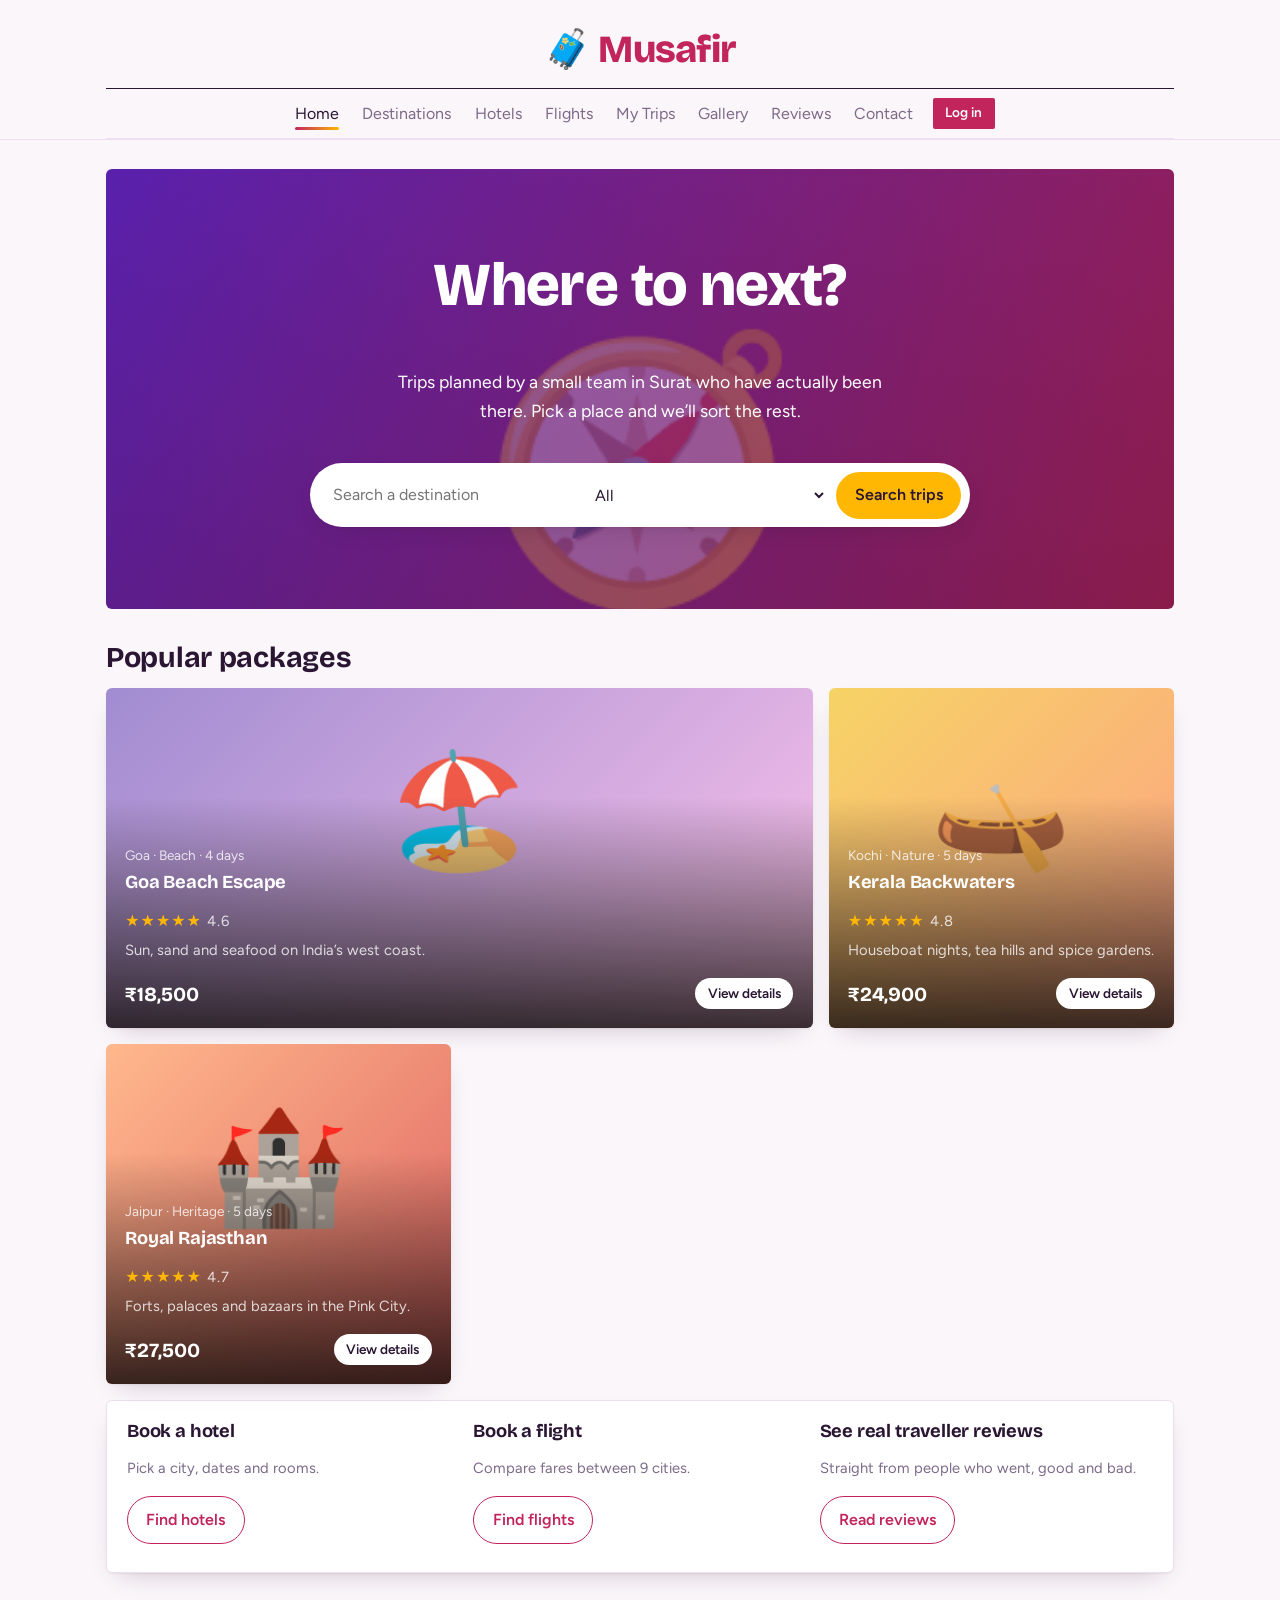
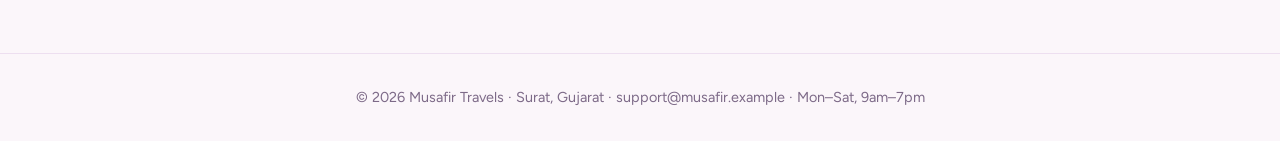
<file: index.html>
<!DOCTYPE html>
<html lang="en">
<head>
<meta charset="utf-8">
<meta name="viewport" content="width=device-width, initial-scale=1">
<title>Home – Musafir Travels</title>
<link href="https://fonts.googleapis.com/css2?family=Bricolage+Grotesque:wght@500;700;800&family=Figtree:wght@400;500;600&display=swap" rel="stylesheet">
<link rel="stylesheet" href="style.css">
</head>
<body>

<header>
  <div class="bar">
    <a class="logo" href="index.html" style="text-decoration:none">🧳 Musafir</a>
    <nav aria-label="Main">
      <a href="index.html">Home</a>
      <a href="destinations.html">Destinations</a>
      <a href="hotels.html">Hotels</a>
      <a href="flights.html">Flights</a>
      <a href="itinerary.html">My Trips</a>
      <a href="gallery.html">Gallery</a>
      <a href="reviews.html">Reviews</a>
      <a href="contact.html">Contact</a>
      <a href="admin.html" id="adminLink" hidden>Admin</a>
      <a href="login.html" id="authLink" class="btn sm">Log in</a>
    </nav>
  </div>
</header>

<main>
<section class="hero">
  <span class="big">🧭</span>
  <h1>Where to next?</h1>
  <p>Trips planned by a small team in Surat who have actually been there. Pick a place and we’ll sort the rest.</p>
  <form class="sbox" id="heroSearch">
    <input type="search" id="heroQ" placeholder="Search a destination" aria-label="Destination">
    <select id="heroType" aria-label="Type"><option value="">All</option><option>Beach</option><option>Nature</option><option>Heritage</option><option>Adventure</option><option>City</option></select>
    <button class="btn sun">Search trips</button>
  </form>
</section>

<h2 class="pad">Popular packages</h2>
<div class="grid" id="homeGrid">
    <div class="card" data-id="1" data-name="Goa Beach Escape" data-place="Goa" data-type="Beach" data-price="18500" data-rating="4.6">
      <div class="ph g2">🏖️</div>
      <div class="bd">
        <span class="meta">Goa · Beach · 4 days</span>
        <h3>Goa Beach Escape</h3>
        <div class="star">★★★★★ <span class="mut">4.6</span></div>
        <p class="mut">Sun, sand and seafood on India’s west coast.</p>
        <div class="cardfoot"><span class="price">₹18,500</span><a class="btn sm" href="package.html#p1">View details</a></div>
      </div>
    </div>
    <div class="card" data-id="2" data-name="Kerala Backwaters" data-place="Kochi" data-type="Nature" data-price="24900" data-rating="4.8">
      <div class="ph g4">🛶</div>
      <div class="bd">
        <span class="meta">Kochi · Nature · 5 days</span>
        <h3>Kerala Backwaters</h3>
        <div class="star">★★★★★ <span class="mut">4.8</span></div>
        <p class="mut">Houseboat nights, tea hills and spice gardens.</p>
        <div class="cardfoot"><span class="price">₹24,900</span><a class="btn sm" href="package.html#p2">View details</a></div>
      </div>
    </div>
    <div class="card" data-id="3" data-name="Royal Rajasthan" data-place="Jaipur" data-type="Heritage" data-price="27500" data-rating="4.7">
      <div class="ph g0">🏰</div>
      <div class="bd">
        <span class="meta">Jaipur · Heritage · 5 days</span>
        <h3>Royal Rajasthan</h3>
        <div class="star">★★★★★ <span class="mut">4.7</span></div>
        <p class="mut">Forts, palaces and bazaars in the Pink City.</p>
        <div class="cardfoot"><span class="price">₹27,500</span><a class="btn sm" href="package.html#p3">View details</a></div>
      </div>
    </div>
</div>

<div class="panel row">
  <div><h3>Book a hotel</h3><p class="mut">Pick a city, dates and rooms.</p><a class="btn alt" href="hotels.html">Find hotels</a></div>
  <div><h3>Book a flight</h3><p class="mut">Compare fares between 9 cities.</p><a class="btn alt" href="flights.html">Find flights</a></div>
  <div><h3>See real traveller reviews</h3><p class="mut">Straight from people who went, good and bad.</p><a class="btn alt" href="reviews.html">Read reviews</a></div>
</div>
</main>

<footer>© 2026 Musafir Travels · Surat, Gujarat · support@musafir.example · Mon–Sat, 9am–7pm</footer>
<div id="toast"></div>
<script src="script.js"></script>
</body>
</html>
</file>
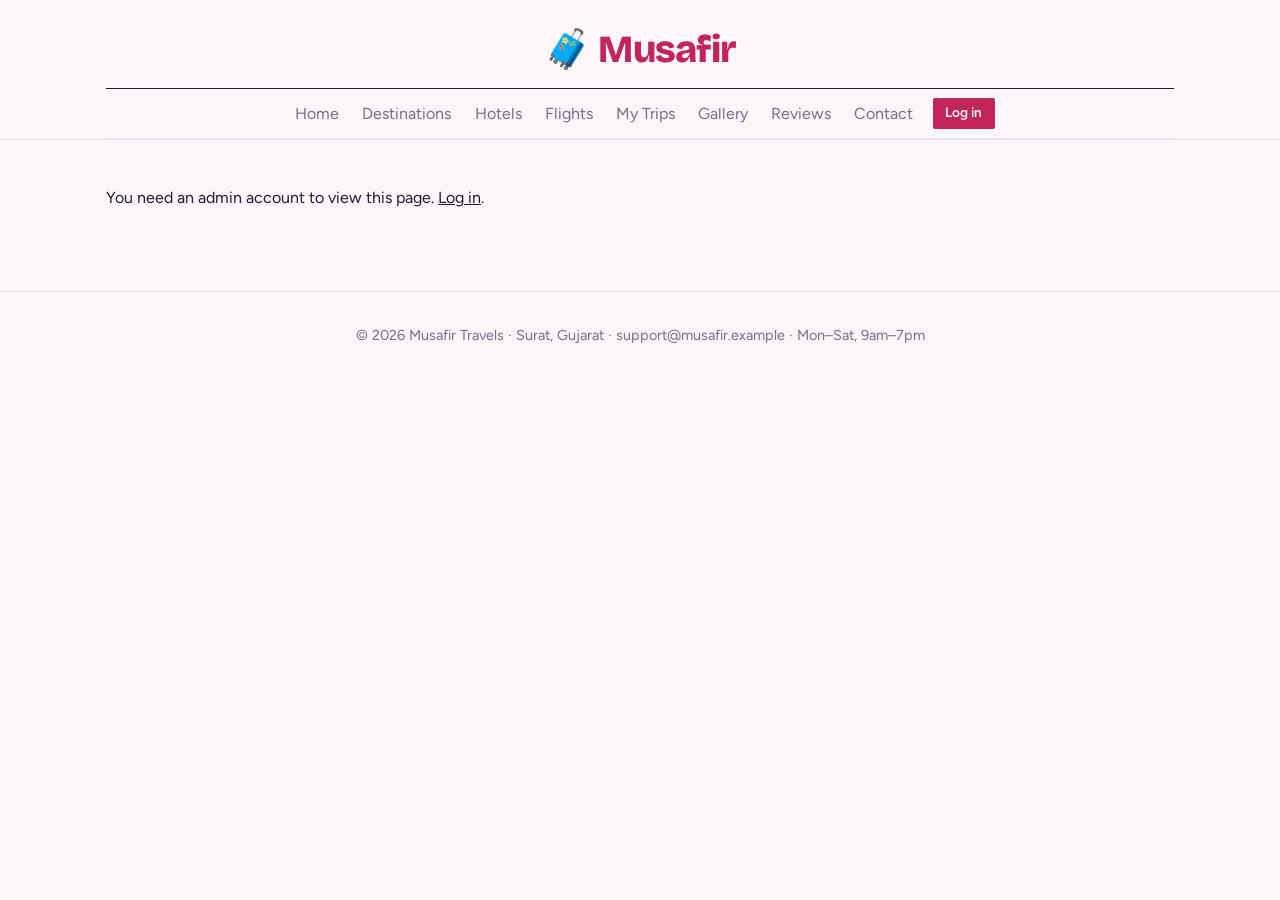
<file: admin.html>
<!DOCTYPE html>
<html lang="en">
<head>
<meta charset="utf-8">
<meta name="viewport" content="width=device-width, initial-scale=1">
<title>Admin – Musafir Travels</title>
<link href="https://fonts.googleapis.com/css2?family=Bricolage+Grotesque:wght@500;700;800&family=Figtree:wght@400;500;600&display=swap" rel="stylesheet">
<link rel="stylesheet" href="style.css">
</head>
<body>

<header>
  <div class="bar">
    <a class="logo" href="index.html" style="text-decoration:none">🧳 Musafir</a>
    <nav aria-label="Main">
      <a href="index.html">Home</a>
      <a href="destinations.html">Destinations</a>
      <a href="hotels.html">Hotels</a>
      <a href="flights.html">Flights</a>
      <a href="itinerary.html">My Trips</a>
      <a href="gallery.html">Gallery</a>
      <a href="reviews.html">Reviews</a>
      <a href="contact.html">Contact</a>
      <a href="admin.html" id="adminLink" hidden>Admin</a>
      <a href="login.html" id="authLink" class="btn sm">Log in</a>
    </nav>
  </div>
</header>

<main>
<p id="noAdmin">You need an admin account to view this page. <a href="login.html">Log in</a>.</p>
<div id="adminBox" hidden>
  <h2>Admin panel</h2>
  <div class="stats">
    <div><b id="stUsers">0</b>Users</div>
    <div><b id="stBookings">0</b>Bookings</div>
    <div><b id="stPackages">0</b>Packages</div>
    <div><b id="stRevenue">₹0</b>Revenue</div>
  </div>
  <div class="tabs">
    <button class="btn sm" onclick="showTab('Users',this)">Users</button>
    <button class="btn alt sm" onclick="showTab('Bookings',this)">Bookings</button>
    <button class="btn alt sm" onclick="showTab('Packages',this)">Packages</button>
    <button class="btn alt sm" onclick="showTab('Messages',this)">Messages</button>
  </div>
  <div class="panel" id="tabUsers"><div class="scroll"><table><thead><tr><th>Name</th><th>Email</th><th>Role</th><th></th></tr></thead><tbody id="userRows"></tbody></table></div></div>
  <div class="panel" id="tabBookings" hidden><div class="scroll"><table><thead><tr><th>ID</th><th>User</th><th>Item</th><th>Total</th><th>Status</th><th></th></tr></thead><tbody id="bookRows"></tbody></table></div></div>
  <div class="panel" id="tabPackages" hidden>
    <form class="row" id="pkgForm">
      <div><label for="an">Name</label><input id="an" required></div>
      <div><label for="ap">Place</label><input id="ap" required></div>
      <div><label for="at">Type</label><select id="at"><option>Beach</option><option>Nature</option><option>Heritage</option><option>Adventure</option><option>City</option></select></div>
      <div><label for="ad">Days</label><input id="ad" type="number" min="1" value="3"></div>
      <div><label for="ar">Price ₹</label><input id="ar" type="number" min="1000" value="20000"></div>
      <div><button class="btn">Add package</button></div>
    </form>
    <div class="scroll"><table><thead><tr><th>Package</th><th>Place</th><th>Price</th><th></th></tr></thead><tbody id="pkgRows"></tbody></table></div>
  </div>
  <div class="panel" id="tabMessages" hidden><div id="msgList"></div></div>
</div>
</main>

<footer>© 2026 Musafir Travels · Surat, Gujarat · support@musafir.example · Mon–Sat, 9am–7pm</footer>
<div id="toast"></div>
<script src="script.js"></script>
</body>
</html>
</file>
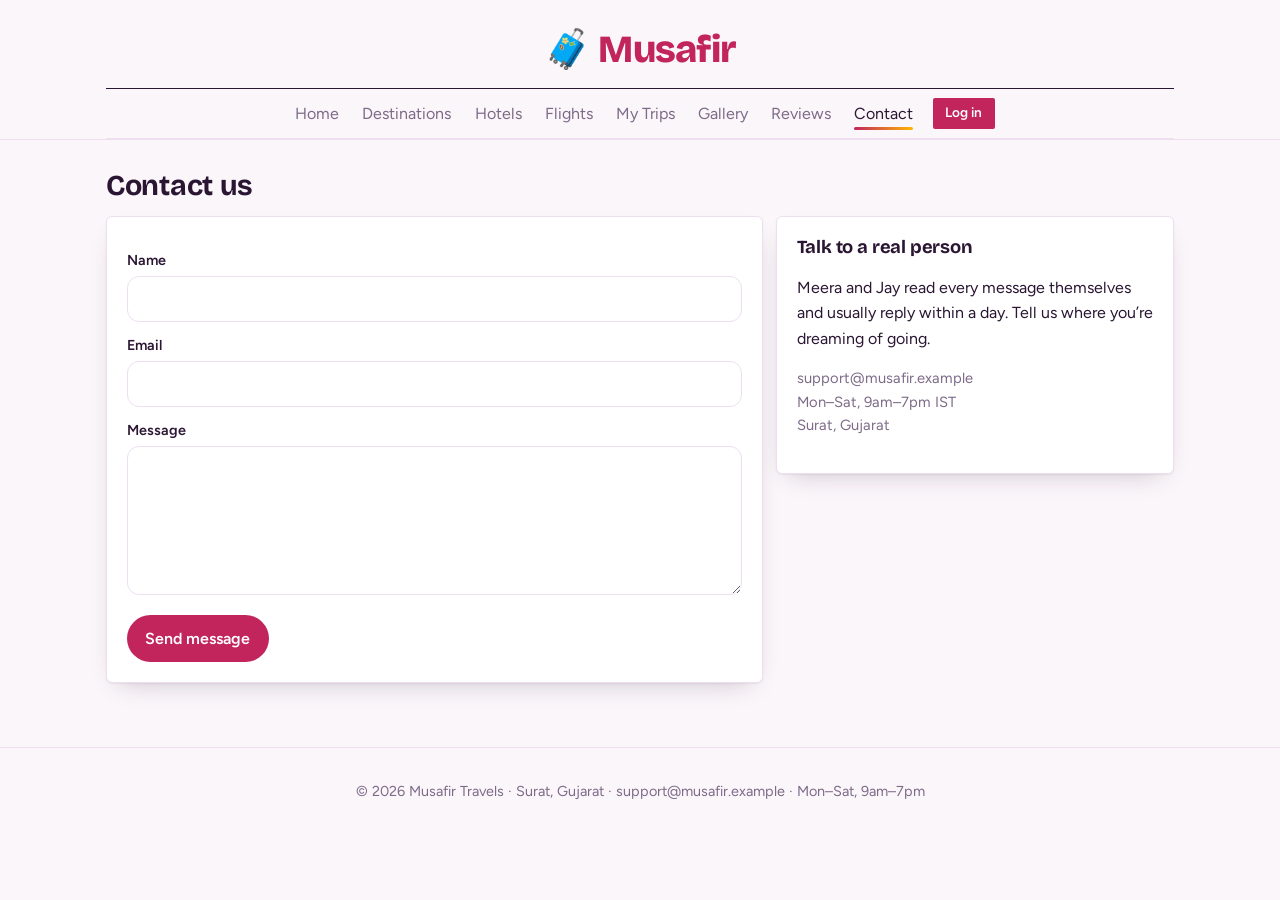
<file: contact.html>
<!DOCTYPE html>
<html lang="en">
<head>
<meta charset="utf-8">
<meta name="viewport" content="width=device-width, initial-scale=1">
<title>Contact – Musafir Travels</title>
<link href="https://fonts.googleapis.com/css2?family=Bricolage+Grotesque:wght@500;700;800&family=Figtree:wght@400;500;600&display=swap" rel="stylesheet">
<link rel="stylesheet" href="style.css">
</head>
<body>

<header>
  <div class="bar">
    <a class="logo" href="index.html" style="text-decoration:none">🧳 Musafir</a>
    <nav aria-label="Main">
      <a href="index.html">Home</a>
      <a href="destinations.html">Destinations</a>
      <a href="hotels.html">Hotels</a>
      <a href="flights.html">Flights</a>
      <a href="itinerary.html">My Trips</a>
      <a href="gallery.html">Gallery</a>
      <a href="reviews.html">Reviews</a>
      <a href="contact.html">Contact</a>
      <a href="admin.html" id="adminLink" hidden>Admin</a>
      <a href="login.html" id="authLink" class="btn sm">Log in</a>
    </nav>
  </div>
</header>

<main>
<h2>Contact us</h2>
<div class="row top">
  <form class="panel" style="flex:2 1 300px" id="contactForm">
    <label for="cn">Name</label><input id="cn" required>
    <label for="ce">Email</label><input id="ce" type="email" required>
    <label for="cm">Message</label><textarea id="cm" rows="5" required></textarea>
    <button class="btn" style="margin-top:.8rem">Send message</button>
  </form>
  <div class="panel" style="flex:1 1 220px">
    <h3>Talk to a real person</h3>
    <p>Meera and Jay read every message themselves and usually reply within a day. Tell us where you’re dreaming of going.</p>
    <p class="mut">support@musafir.example<br>Mon–Sat, 9am–7pm IST<br>Surat, Gujarat</p>
  </div>
</div>
</main>

<footer>© 2026 Musafir Travels · Surat, Gujarat · support@musafir.example · Mon–Sat, 9am–7pm</footer>
<div id="toast"></div>
<script src="script.js"></script>
</body>
</html>
</file>
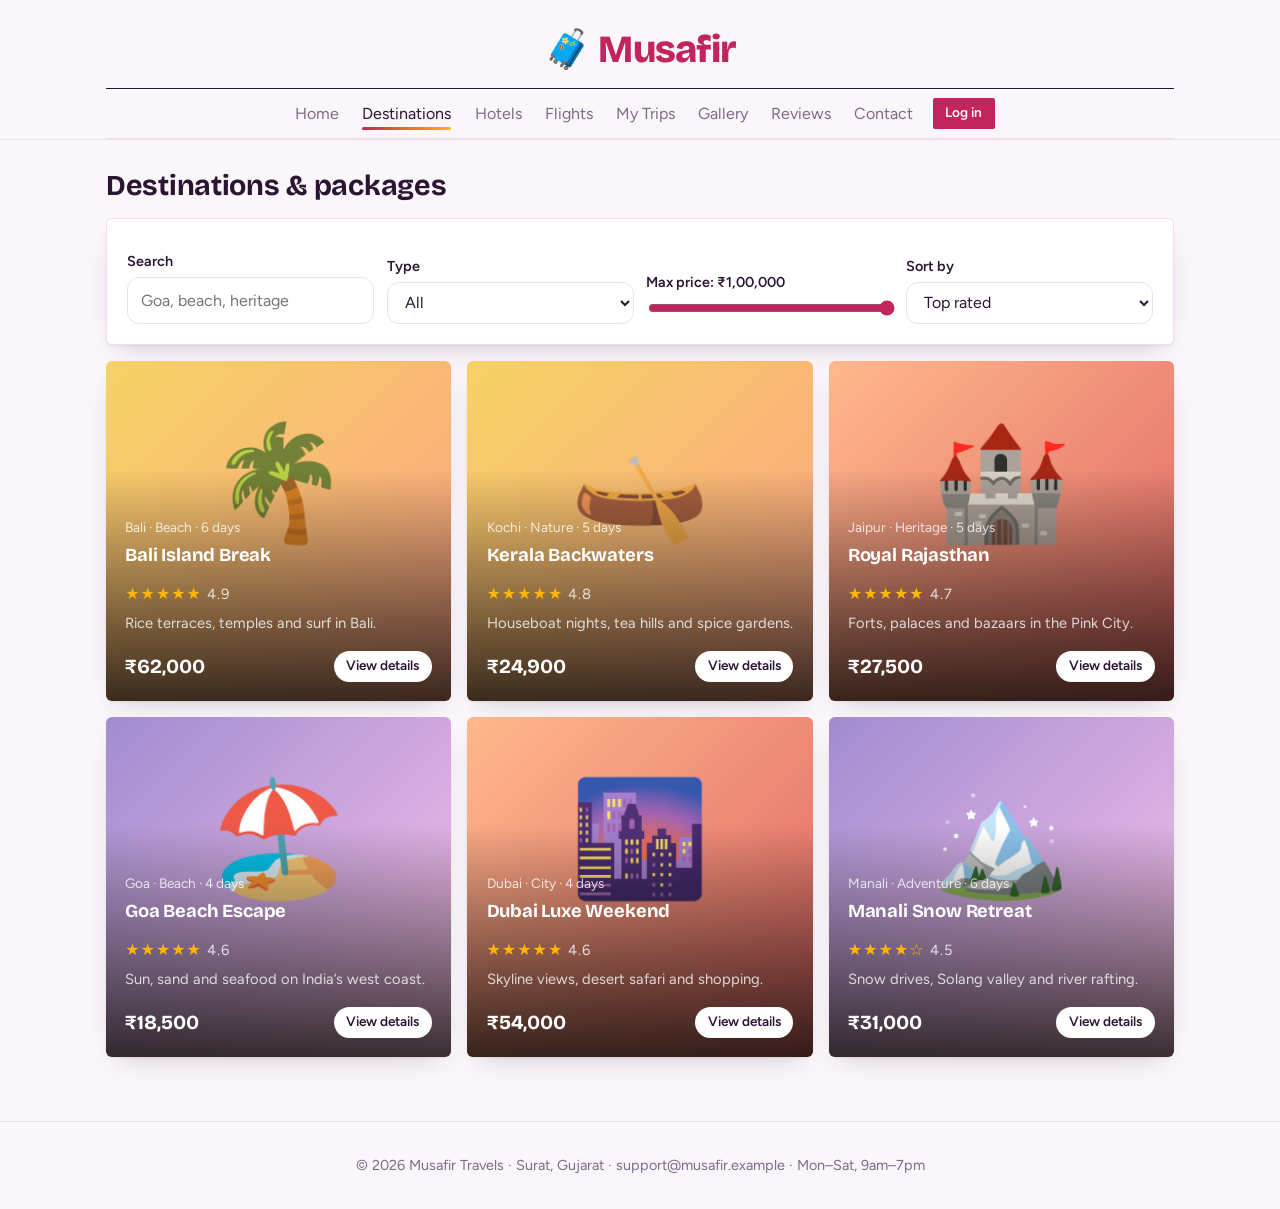
<file: destinations.html>
<!DOCTYPE html>
<html lang="en">
<head>
<meta charset="utf-8">
<meta name="viewport" content="width=device-width, initial-scale=1">
<title>Destinations – Musafir Travels</title>
<link href="https://fonts.googleapis.com/css2?family=Bricolage+Grotesque:wght@500;700;800&family=Figtree:wght@400;500;600&display=swap" rel="stylesheet">
<link rel="stylesheet" href="style.css">
</head>
<body>

<header>
  <div class="bar">
    <a class="logo" href="index.html" style="text-decoration:none">🧳 Musafir</a>
    <nav aria-label="Main">
      <a href="index.html">Home</a>
      <a href="destinations.html">Destinations</a>
      <a href="hotels.html">Hotels</a>
      <a href="flights.html">Flights</a>
      <a href="itinerary.html">My Trips</a>
      <a href="gallery.html">Gallery</a>
      <a href="reviews.html">Reviews</a>
      <a href="contact.html">Contact</a>
      <a href="admin.html" id="adminLink" hidden>Admin</a>
      <a href="login.html" id="authLink" class="btn sm">Log in</a>
    </nav>
  </div>
</header>

<main>
<h2>Destinations & packages</h2>
<form class="panel row" id="filter">
  <div><label for="fq">Search</label><input id="fq" type="search" placeholder="Goa, beach, heritage"></div>
  <div><label for="ft">Type</label><select id="ft"><option value="">All</option><option>Beach</option><option>Nature</option><option>Heritage</option><option>Adventure</option><option>City</option></select></div>
  <div><label for="fm">Max price: <span id="maxOut">₹1,00,000</span></label><input id="fm" type="range" min="10000" max="100000" step="5000" value="100000"></div>
  <div><label for="fs">Sort by</label><select id="fs"><option value="rating">Top rated</option><option value="low">Price: low to high</option><option value="high">Price: high to low</option></select></div>
</form>
<div class="grid" id="pkgGrid">
    <div class="card" data-id="1" data-name="Goa Beach Escape" data-place="Goa" data-type="Beach" data-price="18500" data-rating="4.6">
      <div class="ph g2">🏖️</div>
      <div class="bd">
        <span class="meta">Goa · Beach · 4 days</span>
        <h3>Goa Beach Escape</h3>
        <div class="star">★★★★★ <span class="mut">4.6</span></div>
        <p class="mut">Sun, sand and seafood on India’s west coast.</p>
        <div class="cardfoot"><span class="price">₹18,500</span><a class="btn sm" href="package.html#p1">View details</a></div>
      </div>
    </div>
    <div class="card" data-id="2" data-name="Kerala Backwaters" data-place="Kochi" data-type="Nature" data-price="24900" data-rating="4.8">
      <div class="ph g4">🛶</div>
      <div class="bd">
        <span class="meta">Kochi · Nature · 5 days</span>
        <h3>Kerala Backwaters</h3>
        <div class="star">★★★★★ <span class="mut">4.8</span></div>
        <p class="mut">Houseboat nights, tea hills and spice gardens.</p>
        <div class="cardfoot"><span class="price">₹24,900</span><a class="btn sm" href="package.html#p2">View details</a></div>
      </div>
    </div>
    <div class="card" data-id="3" data-name="Royal Rajasthan" data-place="Jaipur" data-type="Heritage" data-price="27500" data-rating="4.7">
      <div class="ph g0">🏰</div>
      <div class="bd">
        <span class="meta">Jaipur · Heritage · 5 days</span>
        <h3>Royal Rajasthan</h3>
        <div class="star">★★★★★ <span class="mut">4.7</span></div>
        <p class="mut">Forts, palaces and bazaars in the Pink City.</p>
        <div class="cardfoot"><span class="price">₹27,500</span><a class="btn sm" href="package.html#p3">View details</a></div>
      </div>
    </div>
    <div class="card" data-id="4" data-name="Manali Snow Retreat" data-place="Manali" data-type="Adventure" data-price="31000" data-rating="4.5">
      <div class="ph g2">🏔️</div>
      <div class="bd">
        <span class="meta">Manali · Adventure · 6 days</span>
        <h3>Manali Snow Retreat</h3>
        <div class="star">★★★★☆ <span class="mut">4.5</span></div>
        <p class="mut">Snow drives, Solang valley and river rafting.</p>
        <div class="cardfoot"><span class="price">₹31,000</span><a class="btn sm" href="package.html#p4">View details</a></div>
      </div>
    </div>
    <div class="card" data-id="5" data-name="Bali Island Break" data-place="Bali" data-type="Beach" data-price="62000" data-rating="4.9">
      <div class="ph g4">🌴</div>
      <div class="bd">
        <span class="meta">Bali · Beach · 6 days</span>
        <h3>Bali Island Break</h3>
        <div class="star">★★★★★ <span class="mut">4.9</span></div>
        <p class="mut">Rice terraces, temples and surf in Bali.</p>
        <div class="cardfoot"><span class="price">₹62,000</span><a class="btn sm" href="package.html#p5">View details</a></div>
      </div>
    </div>
    <div class="card" data-id="6" data-name="Dubai Luxe Weekend" data-place="Dubai" data-type="City" data-price="54000" data-rating="4.6">
      <div class="ph g0">🌆</div>
      <div class="bd">
        <span class="meta">Dubai · City · 4 days</span>
        <h3>Dubai Luxe Weekend</h3>
        <div class="star">★★★★★ <span class="mut">4.6</span></div>
        <p class="mut">Skyline views, desert safari and shopping.</p>
        <div class="cardfoot"><span class="price">₹54,000</span><a class="btn sm" href="package.html#p6">View details</a></div>
      </div>
    </div>
</div>
<p class="mut" id="noPkg" hidden>No packages match. Raise the price limit or clear the search.</p>
</main>

<footer>© 2026 Musafir Travels · Surat, Gujarat · support@musafir.example · Mon–Sat, 9am–7pm</footer>
<div id="toast"></div>
<script src="script.js"></script>
</body>
</html>
</file>
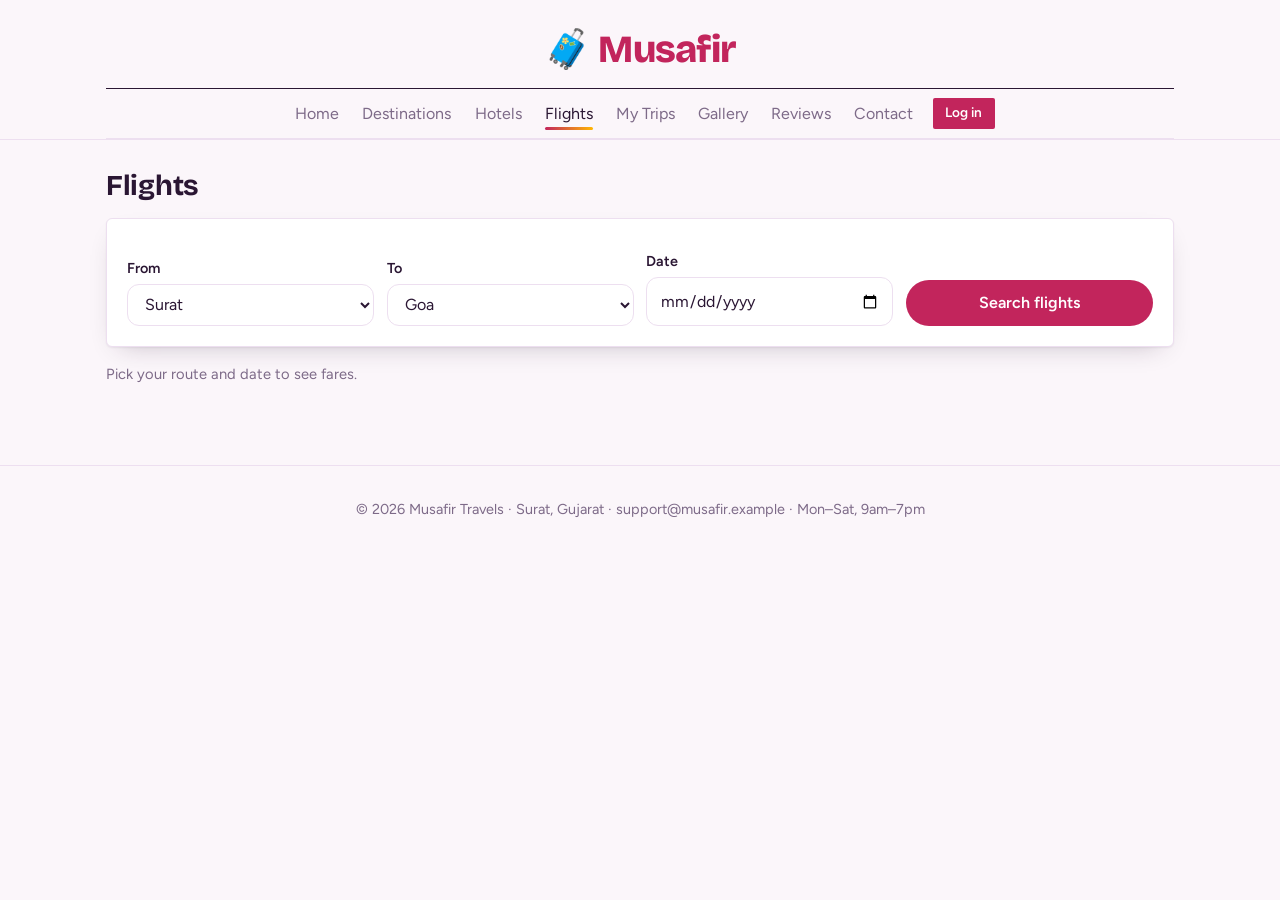
<file: flights.html>
<!DOCTYPE html>
<html lang="en">
<head>
<meta charset="utf-8">
<meta name="viewport" content="width=device-width, initial-scale=1">
<title>Flights – Musafir Travels</title>
<link href="https://fonts.googleapis.com/css2?family=Bricolage+Grotesque:wght@500;700;800&family=Figtree:wght@400;500;600&display=swap" rel="stylesheet">
<link rel="stylesheet" href="style.css">
</head>
<body>

<header>
  <div class="bar">
    <a class="logo" href="index.html" style="text-decoration:none">🧳 Musafir</a>
    <nav aria-label="Main">
      <a href="index.html">Home</a>
      <a href="destinations.html">Destinations</a>
      <a href="hotels.html">Hotels</a>
      <a href="flights.html">Flights</a>
      <a href="itinerary.html">My Trips</a>
      <a href="gallery.html">Gallery</a>
      <a href="reviews.html">Reviews</a>
      <a href="contact.html">Contact</a>
      <a href="admin.html" id="adminLink" hidden>Admin</a>
      <a href="login.html" id="authLink" class="btn sm">Log in</a>
    </nav>
  </div>
</header>

<main>
<h2>Flights</h2>
<form class="panel row" id="flightForm">
  <div><label for="ff">From</label><select id="ff"><option>Surat</option><option>Mumbai</option><option>Delhi</option><option>Goa</option><option>Kochi</option><option>Jaipur</option><option>Manali</option><option>Bali</option><option>Dubai</option></select></div>
  <div><label for="fto">To</label><select id="fto"><option>Goa</option><option>Kochi</option><option>Jaipur</option><option>Manali</option><option>Bali</option><option>Dubai</option><option>Surat</option><option>Mumbai</option><option>Delhi</option></select></div>
  <div><label for="fd">Date</label><input type="date" id="fd"></div>
  <div><button class="btn" style="width:100%">Search flights</button></div>
</form>
<div id="flightResults"><p class="mut">Pick your route and date to see fares.</p></div>
</main>

<footer>© 2026 Musafir Travels · Surat, Gujarat · support@musafir.example · Mon–Sat, 9am–7pm</footer>
<div id="toast"></div>
<script src="script.js"></script>
</body>
</html>
</file>
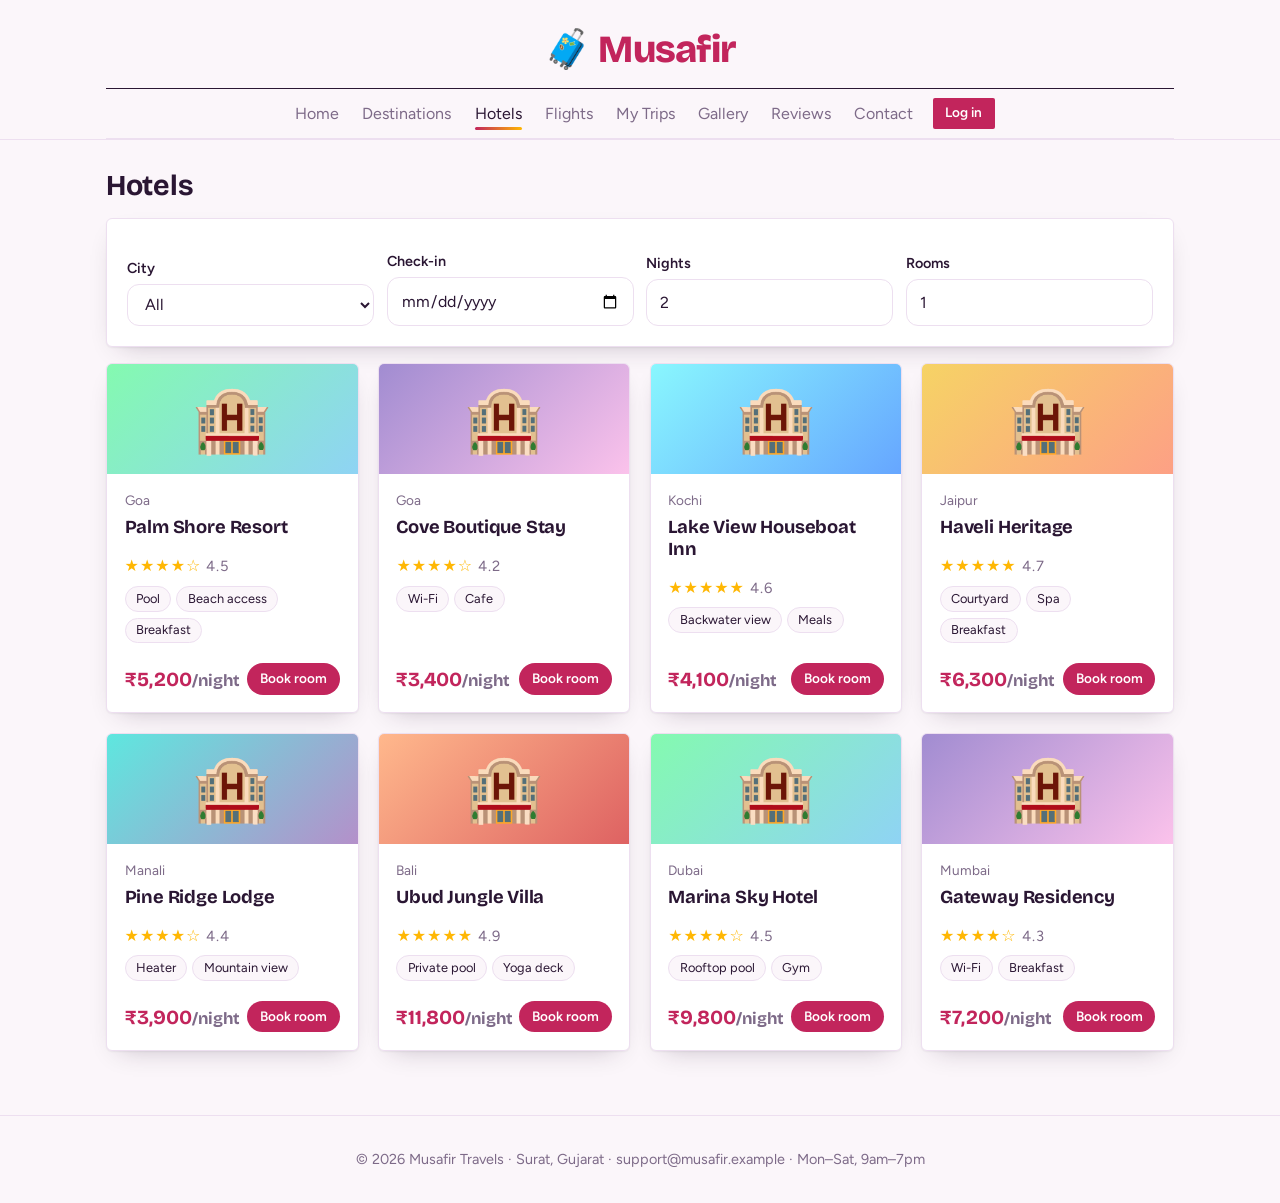
<file: hotels.html>
<!DOCTYPE html>
<html lang="en">
<head>
<meta charset="utf-8">
<meta name="viewport" content="width=device-width, initial-scale=1">
<title>Hotels – Musafir Travels</title>
<link href="https://fonts.googleapis.com/css2?family=Bricolage+Grotesque:wght@500;700;800&family=Figtree:wght@400;500;600&display=swap" rel="stylesheet">
<link rel="stylesheet" href="style.css">
</head>
<body>

<header>
  <div class="bar">
    <a class="logo" href="index.html" style="text-decoration:none">🧳 Musafir</a>
    <nav aria-label="Main">
      <a href="index.html">Home</a>
      <a href="destinations.html">Destinations</a>
      <a href="hotels.html">Hotels</a>
      <a href="flights.html">Flights</a>
      <a href="itinerary.html">My Trips</a>
      <a href="gallery.html">Gallery</a>
      <a href="reviews.html">Reviews</a>
      <a href="contact.html">Contact</a>
      <a href="admin.html" id="adminLink" hidden>Admin</a>
      <a href="login.html" id="authLink" class="btn sm">Log in</a>
    </nav>
  </div>
</header>

<main>
<h2>Hotels</h2>
<form class="panel row" id="hotelOpts">
  <div><label for="hc">City</label><select id="hc"><option value="">All</option><option>Bali</option><option>Dubai</option><option>Goa</option><option>Jaipur</option><option>Kochi</option><option>Manali</option><option>Mumbai</option></select></div>
  <div><label for="hi">Check-in</label><input type="date" id="hi"></div>
  <div><label for="hn">Nights</label><input type="number" id="hn" min="1" max="30" value="2"></div>
  <div><label for="hr">Rooms</label><input type="number" id="hr" min="1" max="5" value="1"></div>
</form>
<div class="grid" id="hotelGrid">
    <div class="card" data-city="Goa">
      <div class="ph g1" style="height:110px">🏨</div>
      <div class="bd">
        <span class="meta">Goa</span>
        <h3>Palm Shore Resort</h3>
        <div class="star">★★★★☆ <span class="mut">4.5</span></div>
        <div><span class="tag">Pool</span><span class="tag">Beach access</span><span class="tag">Breakfast</span></div>
        <div class="cardfoot"><span class="price">₹5,200<small>/night</small></span><button class="btn sm" onclick="bookHotel('Palm Shore Resort','Goa',5200)">Book room</button></div>
      </div>
    </div>
    <div class="card" data-city="Goa">
      <div class="ph g2" style="height:110px">🏨</div>
      <div class="bd">
        <span class="meta">Goa</span>
        <h3>Cove Boutique Stay</h3>
        <div class="star">★★★★☆ <span class="mut">4.2</span></div>
        <div><span class="tag">Wi-Fi</span><span class="tag">Cafe</span></div>
        <div class="cardfoot"><span class="price">₹3,400<small>/night</small></span><button class="btn sm" onclick="bookHotel('Cove Boutique Stay','Goa',3400)">Book room</button></div>
      </div>
    </div>
    <div class="card" data-city="Kochi">
      <div class="ph g3" style="height:110px">🏨</div>
      <div class="bd">
        <span class="meta">Kochi</span>
        <h3>Lake View Houseboat Inn</h3>
        <div class="star">★★★★★ <span class="mut">4.6</span></div>
        <div><span class="tag">Backwater view</span><span class="tag">Meals</span></div>
        <div class="cardfoot"><span class="price">₹4,100<small>/night</small></span><button class="btn sm" onclick="bookHotel('Lake View Houseboat Inn','Kochi',4100)">Book room</button></div>
      </div>
    </div>
    <div class="card" data-city="Jaipur">
      <div class="ph g4" style="height:110px">🏨</div>
      <div class="bd">
        <span class="meta">Jaipur</span>
        <h3>Haveli Heritage</h3>
        <div class="star">★★★★★ <span class="mut">4.7</span></div>
        <div><span class="tag">Courtyard</span><span class="tag">Spa</span><span class="tag">Breakfast</span></div>
        <div class="cardfoot"><span class="price">₹6,300<small>/night</small></span><button class="btn sm" onclick="bookHotel('Haveli Heritage','Jaipur',6300)">Book room</button></div>
      </div>
    </div>
    <div class="card" data-city="Manali">
      <div class="ph g5" style="height:110px">🏨</div>
      <div class="bd">
        <span class="meta">Manali</span>
        <h3>Pine Ridge Lodge</h3>
        <div class="star">★★★★☆ <span class="mut">4.4</span></div>
        <div><span class="tag">Heater</span><span class="tag">Mountain view</span></div>
        <div class="cardfoot"><span class="price">₹3,900<small>/night</small></span><button class="btn sm" onclick="bookHotel('Pine Ridge Lodge','Manali',3900)">Book room</button></div>
      </div>
    </div>
    <div class="card" data-city="Bali">
      <div class="ph g0" style="height:110px">🏨</div>
      <div class="bd">
        <span class="meta">Bali</span>
        <h3>Ubud Jungle Villa</h3>
        <div class="star">★★★★★ <span class="mut">4.9</span></div>
        <div><span class="tag">Private pool</span><span class="tag">Yoga deck</span></div>
        <div class="cardfoot"><span class="price">₹11,800<small>/night</small></span><button class="btn sm" onclick="bookHotel('Ubud Jungle Villa','Bali',11800)">Book room</button></div>
      </div>
    </div>
    <div class="card" data-city="Dubai">
      <div class="ph g1" style="height:110px">🏨</div>
      <div class="bd">
        <span class="meta">Dubai</span>
        <h3>Marina Sky Hotel</h3>
        <div class="star">★★★★☆ <span class="mut">4.5</span></div>
        <div><span class="tag">Rooftop pool</span><span class="tag">Gym</span></div>
        <div class="cardfoot"><span class="price">₹9,800<small>/night</small></span><button class="btn sm" onclick="bookHotel('Marina Sky Hotel','Dubai',9800)">Book room</button></div>
      </div>
    </div>
    <div class="card" data-city="Mumbai">
      <div class="ph g2" style="height:110px">🏨</div>
      <div class="bd">
        <span class="meta">Mumbai</span>
        <h3>Gateway Residency</h3>
        <div class="star">★★★★☆ <span class="mut">4.3</span></div>
        <div><span class="tag">Wi-Fi</span><span class="tag">Breakfast</span></div>
        <div class="cardfoot"><span class="price">₹7,200<small>/night</small></span><button class="btn sm" onclick="bookHotel('Gateway Residency','Mumbai',7200)">Book room</button></div>
      </div>
    </div>
</div>
</main>

<footer>© 2026 Musafir Travels · Surat, Gujarat · support@musafir.example · Mon–Sat, 9am–7pm</footer>
<div id="toast"></div>
<script src="script.js"></script>
</body>
</html>
</file>
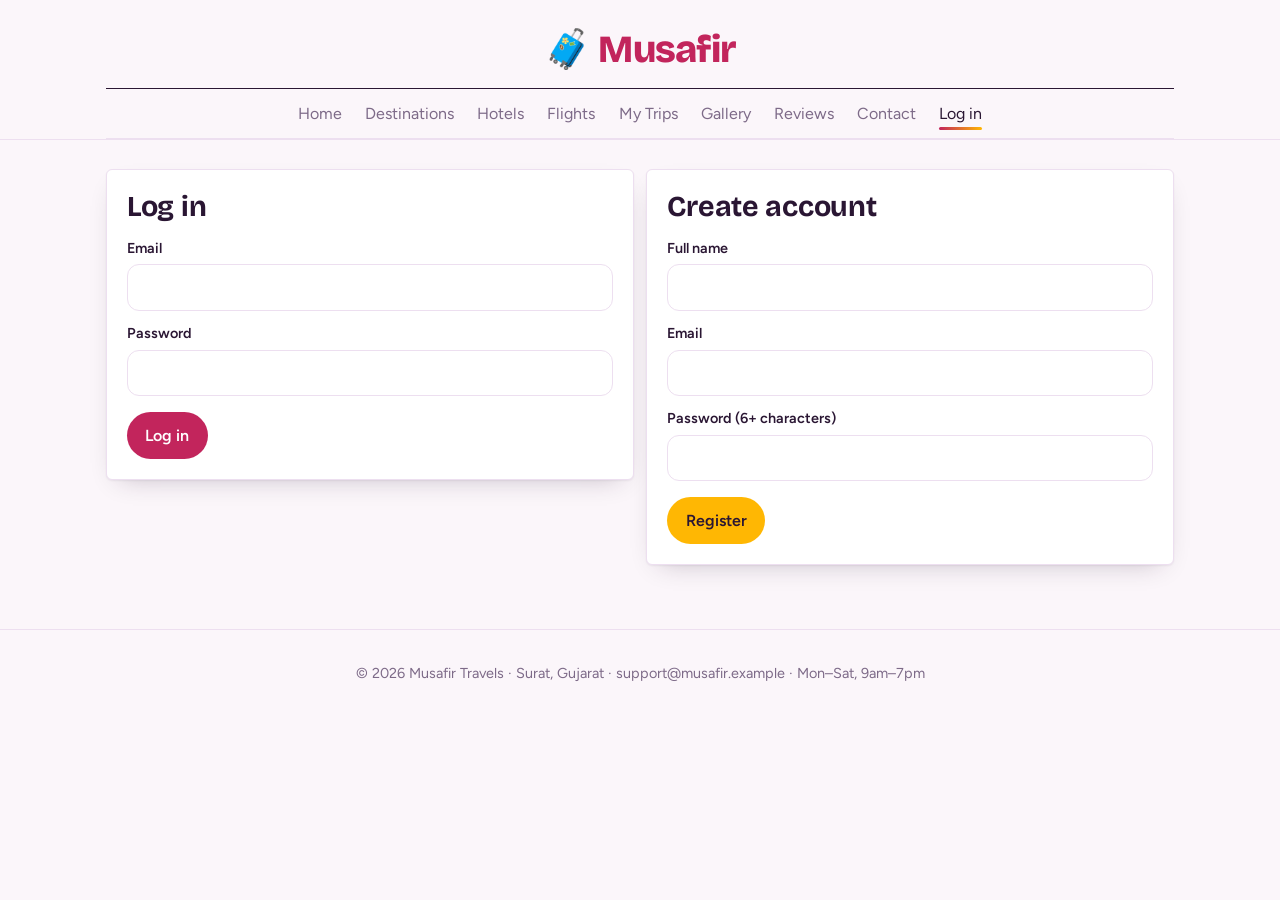
<file: login.html>
<!DOCTYPE html>
<html lang="en">
<head>
<meta charset="utf-8">
<meta name="viewport" content="width=device-width, initial-scale=1">
<title>Log in – Musafir Travels</title>
<link href="https://fonts.googleapis.com/css2?family=Bricolage+Grotesque:wght@500;700;800&family=Figtree:wght@400;500;600&display=swap" rel="stylesheet">
<link rel="stylesheet" href="style.css">
</head>
<body>

<header>
  <div class="bar">
    <a class="logo" href="index.html" style="text-decoration:none">🧳 Musafir</a>
    <nav aria-label="Main">
      <a href="index.html">Home</a>
      <a href="destinations.html">Destinations</a>
      <a href="hotels.html">Hotels</a>
      <a href="flights.html">Flights</a>
      <a href="itinerary.html">My Trips</a>
      <a href="gallery.html">Gallery</a>
      <a href="reviews.html">Reviews</a>
      <a href="contact.html">Contact</a>
      <a href="admin.html" id="adminLink" hidden>Admin</a>
      <a href="login.html" id="authLink" class="btn sm">Log in</a>
    </nav>
  </div>
</header>

<main>
<div class="row top" id="authForms">
  <form class="panel" id="loginForm">
    <h2>Log in</h2>
    <label for="le">Email</label><input id="le" type="email" required>
    <label for="lp">Password</label><input id="lp" type="password" required>
    <button class="btn" style="margin-top:1rem">Log in</button>
  </form>
  <form class="panel" id="regForm">
    <h2>Create account</h2>
    <label for="rn">Full name</label><input id="rn" required>
    <label for="re">Email</label><input id="re" type="email" required>
    <label for="rpw">Password (6+ characters)</label><input id="rpw" type="password" minlength="6" required>
    <button class="btn sun" style="margin-top:1rem">Register</button>
  </form>
</div>
<div class="panel" id="whoBox" style="max-width:480px" hidden>
  <h2 id="whoHi">Hi</h2>
  <p class="mut" id="whoInfo"></p>
  <a class="btn" href="itinerary.html">My trips</a>
  <button class="btn alt" onclick="logout()">Log out</button>
</div>
</main>

<footer>© 2026 Musafir Travels · Surat, Gujarat · support@musafir.example · Mon–Sat, 9am–7pm</footer>
<div id="toast"></div>
<script src="script.js"></script>
</body>
</html>
</file>
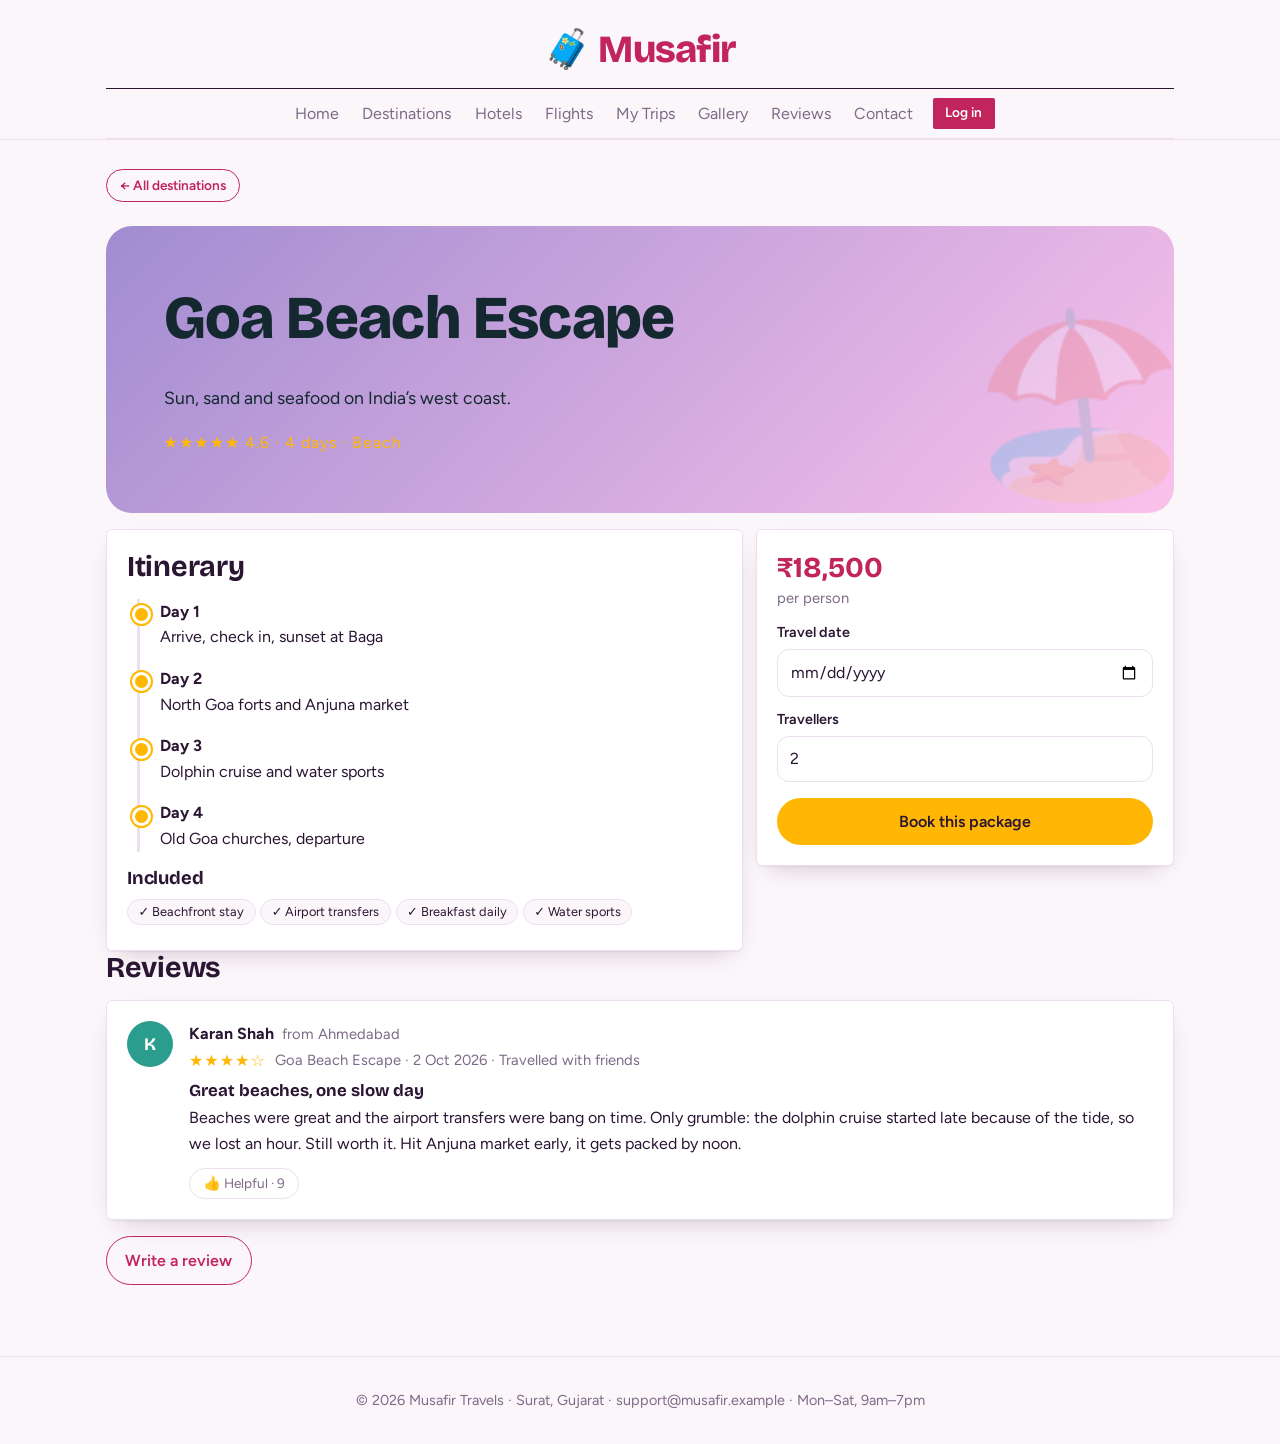
<file: package.html>
<!DOCTYPE html>
<html lang="en">
<head>
<meta charset="utf-8">
<meta name="viewport" content="width=device-width, initial-scale=1">
<title>Package details – Musafir Travels</title>
<link href="https://fonts.googleapis.com/css2?family=Bricolage+Grotesque:wght@500;700;800&family=Figtree:wght@400;500;600&display=swap" rel="stylesheet">
<link rel="stylesheet" href="style.css">
</head>
<body>

<header>
  <div class="bar">
    <a class="logo" href="index.html" style="text-decoration:none">🧳 Musafir</a>
    <nav aria-label="Main">
      <a href="index.html">Home</a>
      <a href="destinations.html">Destinations</a>
      <a href="hotels.html">Hotels</a>
      <a href="flights.html">Flights</a>
      <a href="itinerary.html">My Trips</a>
      <a href="gallery.html">Gallery</a>
      <a href="reviews.html">Reviews</a>
      <a href="contact.html">Contact</a>
      <a href="admin.html" id="adminLink" hidden>Admin</a>
      <a href="login.html" id="authLink" class="btn sm">Log in</a>
    </nav>
  </div>
</header>

<main>
<section class="pkg" id="p1" data-name="Goa Beach Escape" data-price="18500">
  <a class="btn alt sm" href="destinations.html">← All destinations</a>
  <div class="hero light g2" style="margin-top:1rem">
    <span class="big">🏖️</span>
    <h1>Goa Beach Escape</h1>
    <p>Sun, sand and seafood on India’s west coast.</p>
    <div class="star">★★★★★ 4.6 · 4 days · Beach</div>
  </div>
  <div class="row top">
    <div class="panel pkgBox">
      <h2>Itinerary</h2>
      <div class="tl"><div><b>Day 1</b><br>Arrive, check in, sunset at Baga</div><div><b>Day 2</b><br>North Goa forts and Anjuna market</div><div><b>Day 3</b><br>Dolphin cruise and water sports</div><div><b>Day 4</b><br>Old Goa churches, departure</div></div>
      <h3>Included</h3>
      <span class="tag">✓ Beachfront stay</span><span class="tag">✓ Airport transfers</span><span class="tag">✓ Breakfast daily</span><span class="tag">✓ Water sports</span>
    </div>
    <div class="panel sideBox">
      <div class="price" style="font-size:1.8rem">₹18,500</div>
      <span class="mut">per person</span>
      <label for="date1">Travel date</label><input type="date" id="date1">
      <label for="people1">Travellers</label><input type="number" id="people1" min="1" max="10" value="2">
      <button class="btn sun" style="width:100%;margin-top:1rem" onclick="bookPackage(1)">Book this package</button>
    </div>
  </div>
  <h2>Reviews</h2>
  <div class="userRv" data-pkg="Goa Beach Escape"></div>
  <a class="btn alt" href="reviews.html">Write a review</a>
</section>
<section class="pkg" id="p2" data-name="Kerala Backwaters" data-price="24900">
  <a class="btn alt sm" href="destinations.html">← All destinations</a>
  <div class="hero light g4" style="margin-top:1rem">
    <span class="big">🛶</span>
    <h1>Kerala Backwaters</h1>
    <p>Houseboat nights, tea hills and spice gardens.</p>
    <div class="star">★★★★★ 4.8 · 5 days · Nature</div>
  </div>
  <div class="row top">
    <div class="panel pkgBox">
      <h2>Itinerary</h2>
      <div class="tl"><div><b>Day 1</b><br>Kochi heritage walk</div><div><b>Day 2</b><br>Drive to Munnar, tea gardens</div><div><b>Day 3</b><br>Eravikulam park, spice trail</div><div><b>Day 4</b><br>Alleppey houseboat check-in</div><div><b>Day 5</b><br>Backwater sunrise, departure</div></div>
      <h3>Included</h3>
      <span class="tag">✓ Houseboat night</span><span class="tag">✓ Munnar tea estate visit</span><span class="tag">✓ All meals on boat</span><span class="tag">✓ Private cab</span>
    </div>
    <div class="panel sideBox">
      <div class="price" style="font-size:1.8rem">₹24,900</div>
      <span class="mut">per person</span>
      <label for="date2">Travel date</label><input type="date" id="date2">
      <label for="people2">Travellers</label><input type="number" id="people2" min="1" max="10" value="2">
      <button class="btn sun" style="width:100%;margin-top:1rem" onclick="bookPackage(2)">Book this package</button>
    </div>
  </div>
  <h2>Reviews</h2>
  <div class="userRv" data-pkg="Kerala Backwaters"></div>
  <a class="btn alt" href="reviews.html">Write a review</a>
</section>
<section class="pkg" id="p3" data-name="Royal Rajasthan" data-price="27500">
  <a class="btn alt sm" href="destinations.html">← All destinations</a>
  <div class="hero light g0" style="margin-top:1rem">
    <span class="big">🏰</span>
    <h1>Royal Rajasthan</h1>
    <p>Forts, palaces and bazaars in the Pink City.</p>
    <div class="star">★★★★★ 4.7 · 5 days · Heritage</div>
  </div>
  <div class="row top">
    <div class="panel pkgBox">
      <h2>Itinerary</h2>
      <div class="tl"><div><b>Day 1</b><br>Arrive in Jaipur, Hawa Mahal</div><div><b>Day 2</b><br>Amber Fort and City Palace</div><div><b>Day 3</b><br>Day trip to Pushkar</div><div><b>Day 4</b><br>Jaipur bazaars and block printing</div><div><b>Day 5</b><br>Departure</div></div>
      <h3>Included</h3>
      <span class="tag">✓ Heritage hotel</span><span class="tag">✓ Guide at Amber Fort</span><span class="tag">✓ Breakfast daily</span><span class="tag">✓ Elephant-free fort tour</span>
    </div>
    <div class="panel sideBox">
      <div class="price" style="font-size:1.8rem">₹27,500</div>
      <span class="mut">per person</span>
      <label for="date3">Travel date</label><input type="date" id="date3">
      <label for="people3">Travellers</label><input type="number" id="people3" min="1" max="10" value="2">
      <button class="btn sun" style="width:100%;margin-top:1rem" onclick="bookPackage(3)">Book this package</button>
    </div>
  </div>
  <h2>Reviews</h2>
  <div class="userRv" data-pkg="Royal Rajasthan"></div>
  <a class="btn alt" href="reviews.html">Write a review</a>
</section>
<section class="pkg" id="p4" data-name="Manali Snow Retreat" data-price="31000">
  <a class="btn alt sm" href="destinations.html">← All destinations</a>
  <div class="hero light g2" style="margin-top:1rem">
    <span class="big">🏔️</span>
    <h1>Manali Snow Retreat</h1>
    <p>Snow drives, Solang valley and river rafting.</p>
    <div class="star">★★★★☆ 4.5 · 6 days · Adventure</div>
  </div>
  <div class="row top">
    <div class="panel pkgBox">
      <h2>Itinerary</h2>
      <div class="tl"><div><b>Day 1</b><br>Overnight bus from Delhi</div><div><b>Day 2</b><br>Old Manali and Hadimba temple</div><div><b>Day 3</b><br>Solang valley snow day</div><div><b>Day 4</b><br>Rohtang pass drive</div><div><b>Day 5</b><br>Beas river rafting</div><div><b>Day 6</b><br>Return to Delhi</div></div>
      <h3>Included</h3>
      <span class="tag">✓ Mountain cottage</span><span class="tag">✓ Volvo bus from Delhi</span><span class="tag">✓ Adventure activities</span><span class="tag">✓ Breakfast & dinner</span>
    </div>
    <div class="panel sideBox">
      <div class="price" style="font-size:1.8rem">₹31,000</div>
      <span class="mut">per person</span>
      <label for="date4">Travel date</label><input type="date" id="date4">
      <label for="people4">Travellers</label><input type="number" id="people4" min="1" max="10" value="2">
      <button class="btn sun" style="width:100%;margin-top:1rem" onclick="bookPackage(4)">Book this package</button>
    </div>
  </div>
  <h2>Reviews</h2>
  <div class="userRv" data-pkg="Manali Snow Retreat"></div>
  <a class="btn alt" href="reviews.html">Write a review</a>
</section>
<section class="pkg" id="p5" data-name="Bali Island Break" data-price="62000">
  <a class="btn alt sm" href="destinations.html">← All destinations</a>
  <div class="hero light g4" style="margin-top:1rem">
    <span class="big">🌴</span>
    <h1>Bali Island Break</h1>
    <p>Rice terraces, temples and surf in Bali.</p>
    <div class="star">★★★★★ 4.9 · 6 days · Beach</div>
  </div>
  <div class="row top">
    <div class="panel pkgBox">
      <h2>Itinerary</h2>
      <div class="tl"><div><b>Day 1</b><br>Fly to Denpasar, Seminyak</div><div><b>Day 2</b><br>Surf lesson at Kuta</div><div><b>Day 3</b><br>Ubud rice terraces</div><div><b>Day 4</b><br>Tanah Lot temple sunset</div><div><b>Day 5</b><br>Nusa Penida day trip</div><div><b>Day 6</b><br>Departure</div></div>
      <h3>Included</h3>
      <span class="tag">✓ Villa with pool</span><span class="tag">✓ Return flights from Mumbai</span><span class="tag">✓ Ubud tour</span><span class="tag">✓ Visa assistance</span>
    </div>
    <div class="panel sideBox">
      <div class="price" style="font-size:1.8rem">₹62,000</div>
      <span class="mut">per person</span>
      <label for="date5">Travel date</label><input type="date" id="date5">
      <label for="people5">Travellers</label><input type="number" id="people5" min="1" max="10" value="2">
      <button class="btn sun" style="width:100%;margin-top:1rem" onclick="bookPackage(5)">Book this package</button>
    </div>
  </div>
  <h2>Reviews</h2>
  <div class="userRv" data-pkg="Bali Island Break"></div>
  <a class="btn alt" href="reviews.html">Write a review</a>
</section>
<section class="pkg" id="p6" data-name="Dubai Luxe Weekend" data-price="54000">
  <a class="btn alt sm" href="destinations.html">← All destinations</a>
  <div class="hero light g0" style="margin-top:1rem">
    <span class="big">🌆</span>
    <h1>Dubai Luxe Weekend</h1>
    <p>Skyline views, desert safari and shopping.</p>
    <div class="star">★★★★★ 4.6 · 4 days · City</div>
  </div>
  <div class="row top">
    <div class="panel pkgBox">
      <h2>Itinerary</h2>
      <div class="tl"><div><b>Day 1</b><br>Arrive, Dubai Marina walk</div><div><b>Day 2</b><br>Burj Khalifa and Dubai Mall</div><div><b>Day 3</b><br>Desert safari with BBQ dinner</div><div><b>Day 4</b><br>Old Dubai souks, departure</div></div>
      <h3>Included</h3>
      <span class="tag">✓ 4-star hotel</span><span class="tag">✓ Burj Khalifa ticket</span><span class="tag">✓ Desert safari dinner</span><span class="tag">✓ Metro pass</span>
    </div>
    <div class="panel sideBox">
      <div class="price" style="font-size:1.8rem">₹54,000</div>
      <span class="mut">per person</span>
      <label for="date6">Travel date</label><input type="date" id="date6">
      <label for="people6">Travellers</label><input type="number" id="people6" min="1" max="10" value="2">
      <button class="btn sun" style="width:100%;margin-top:1rem" onclick="bookPackage(6)">Book this package</button>
    </div>
  </div>
  <h2>Reviews</h2>
  <div class="userRv" data-pkg="Dubai Luxe Weekend"></div>
  <a class="btn alt" href="reviews.html">Write a review</a>
</section>

</main>

<footer>© 2026 Musafir Travels · Surat, Gujarat · support@musafir.example · Mon–Sat, 9am–7pm</footer>
<div id="toast"></div>
<script src="script.js"></script>
</body>
</html>
</file>
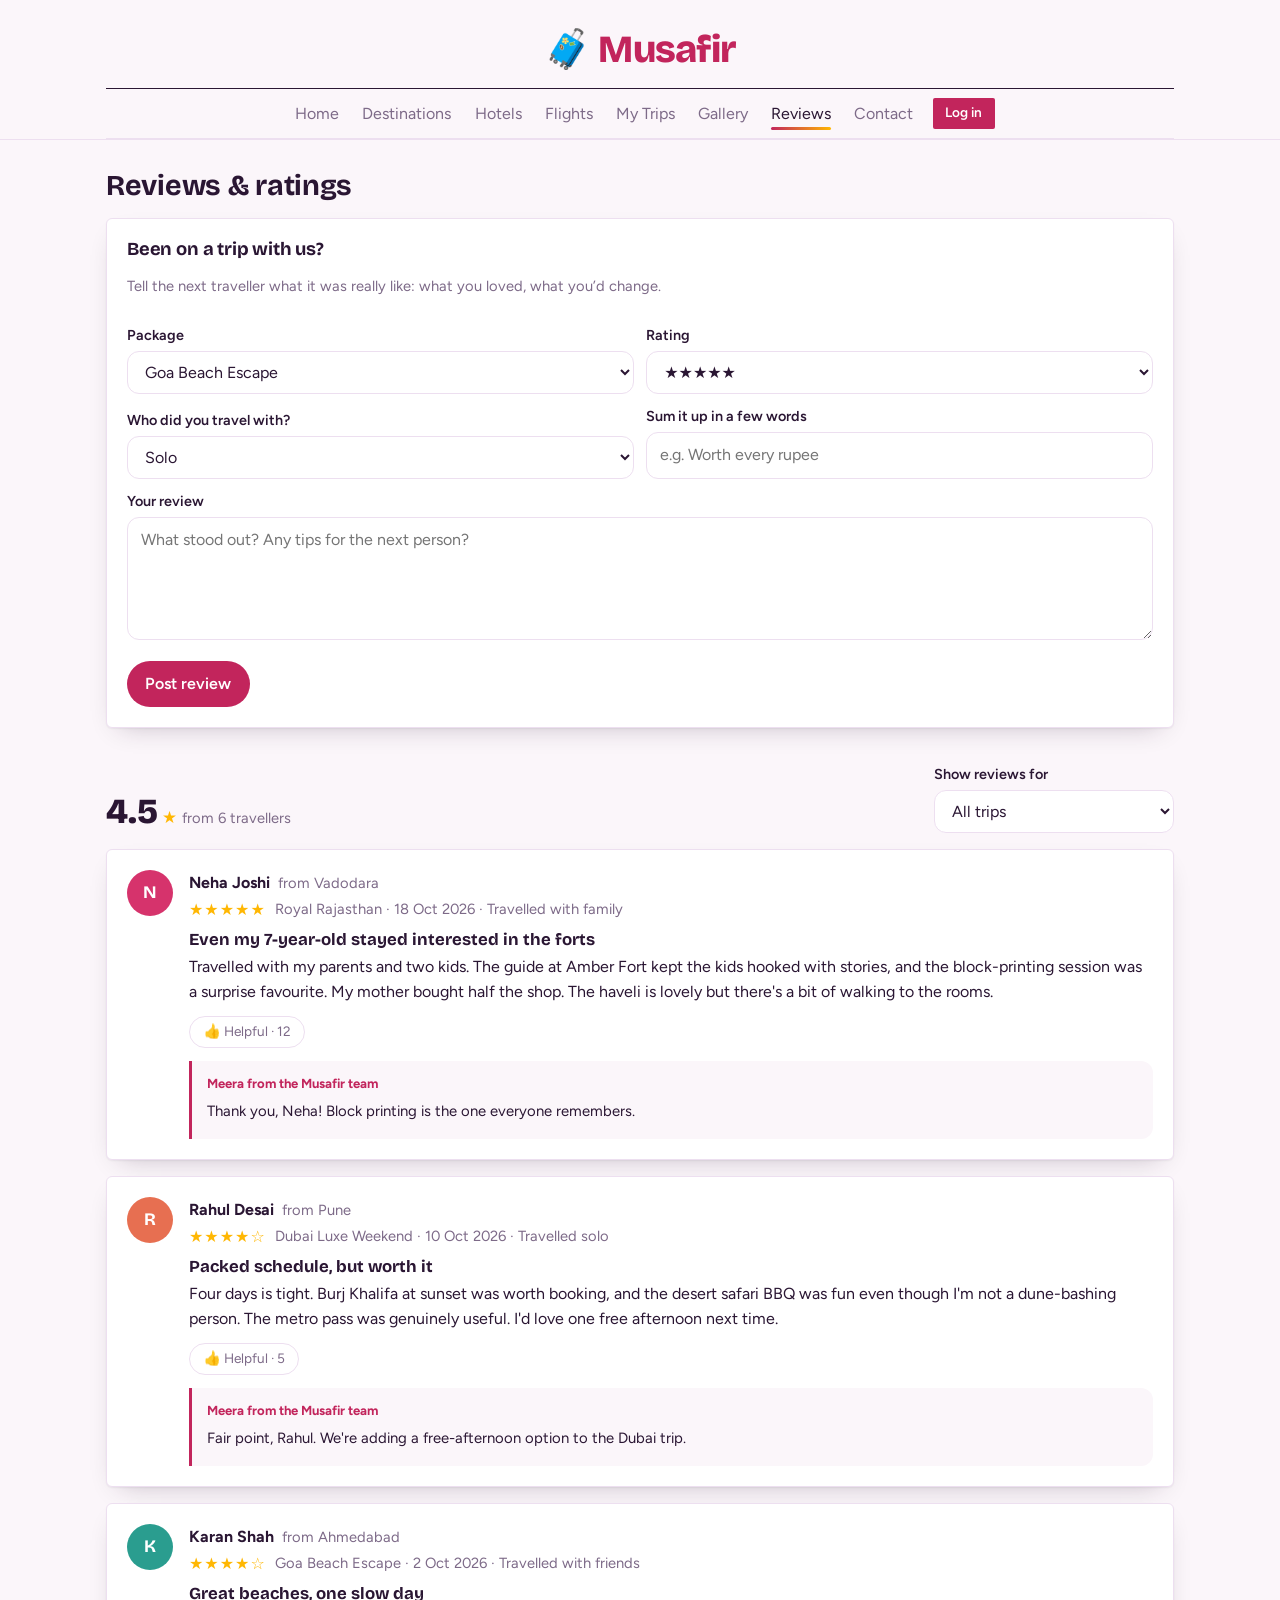
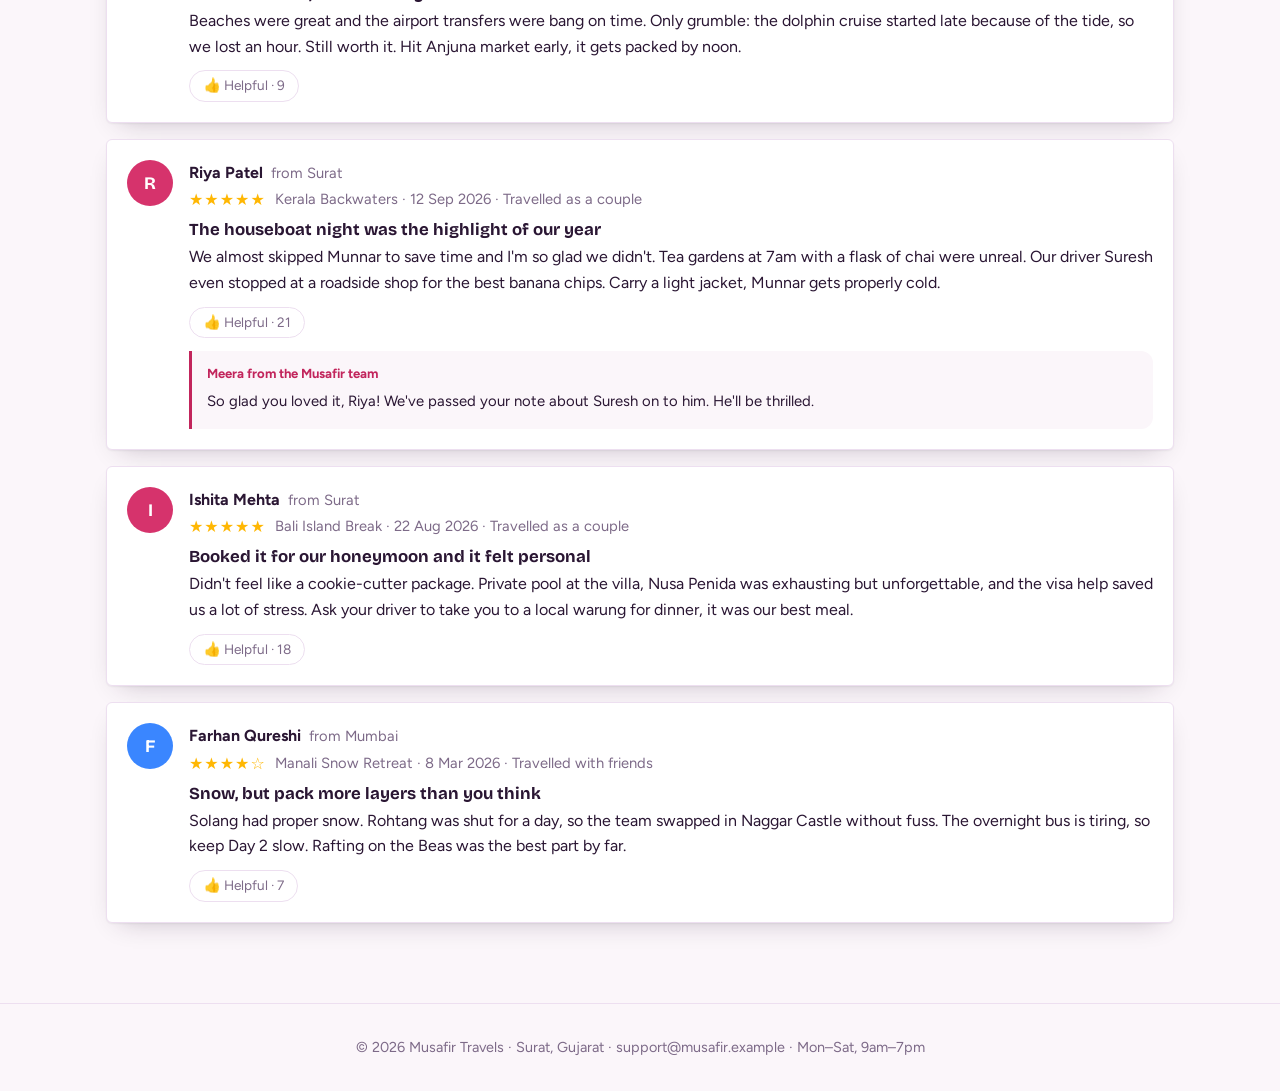
<file: reviews.html>
<!DOCTYPE html>
<html lang="en">
<head>
<meta charset="utf-8">
<meta name="viewport" content="width=device-width, initial-scale=1">
<title>Reviews – Musafir Travels</title>
<link href="https://fonts.googleapis.com/css2?family=Bricolage+Grotesque:wght@500;700;800&family=Figtree:wght@400;500;600&display=swap" rel="stylesheet">
<link rel="stylesheet" href="style.css">
</head>
<body>

<header>
  <div class="bar">
    <a class="logo" href="index.html" style="text-decoration:none">🧳 Musafir</a>
    <nav aria-label="Main">
      <a href="index.html">Home</a>
      <a href="destinations.html">Destinations</a>
      <a href="hotels.html">Hotels</a>
      <a href="flights.html">Flights</a>
      <a href="itinerary.html">My Trips</a>
      <a href="gallery.html">Gallery</a>
      <a href="reviews.html">Reviews</a>
      <a href="contact.html">Contact</a>
      <a href="admin.html" id="adminLink" hidden>Admin</a>
      <a href="login.html" id="authLink" class="btn sm">Log in</a>
    </nav>
  </div>
</header>

<main>
<h2>Reviews & ratings</h2>
<div class="panel">
  <h3>Been on a trip with us?</h3>
  <p class="mut">Tell the next traveller what it was really like: what you loved, what you’d change.</p>
  <form id="reviewForm">
    <div class="row">
      <div><label for="rp">Package</label><select id="rp"><option>Goa Beach Escape</option><option>Kerala Backwaters</option><option>Royal Rajasthan</option><option>Manali Snow Retreat</option><option>Bali Island Break</option><option>Dubai Luxe Weekend</option></select></div>
      <div><label for="rs">Rating</label><select id="rs"><option value="5">★★★★★</option><option value="4">★★★★☆</option><option value="3">★★★☆☆</option><option value="2">★★☆☆☆</option><option value="1">★☆☆☆☆</option></select></div>
    </div>
    <div class="row">
      <div><label for="rw">Who did you travel with?</label><select id="rw"><option value="solo">Solo</option><option value="as a couple">Partner</option><option value="with family">Family</option><option value="with friends">Friends</option></select></div>
      <div><label for="rh">Sum it up in a few words</label><input id="rh" maxlength="70" placeholder="e.g. Worth every rupee"></div>
    </div>
    <label for="rt">Your review</label>
    <textarea id="rt" rows="4" maxlength="700" required placeholder="What stood out? Any tips for the next person?"></textarea>
    <button class="btn" style="margin-top:.8rem">Post review</button>
  </form>
</div>
<div class="row" style="margin-top:1.5rem"><div id="rvSummary"></div><div style="flex:0 1 240px"><label for="rvFilter">Show reviews for</label><select id="rvFilter"><option value="">All trips</option><option>Goa Beach Escape</option><option>Kerala Backwaters</option><option>Royal Rajasthan</option><option>Manali Snow Retreat</option><option>Bali Island Break</option><option>Dubai Luxe Weekend</option></select></div></div>
<div id="userReviews"></div>
</main>

<footer>© 2026 Musafir Travels · Surat, Gujarat · support@musafir.example · Mon–Sat, 9am–7pm</footer>
<div id="toast"></div>
<script src="script.js"></script>
</body>
</html>
</file>
<file: style.css>
/* Musafir – simple, clean redesign. Same class names, so HTML + script.js work unchanged. */
:root {
  --bg: #f6f9fa;
  --sf: #fff;
  --ink: #14282f;
  --mut: #637a84;
  --ln: #e3ecee;
  --sea: #0e7c86;
  --sea2: #0a5f68;
  --sun: #f5a524;
  --ok: #1f8a5b;
  --bad: #d64545;
  --r: 16px;
  --sh: 0 1px 2px rgba(20, 40, 47, .05), 0 8px 24px -12px rgba(20, 40, 47, .18);
  --sh-up: 0 2px 4px rgba(20, 40, 47, .06), 0 18px 36px -14px rgba(20, 40, 47, .28);
  --ease: cubic-bezier(.22, .8, .3, 1);
  box-sizing: border-box;
  padding-top: env(safe-area-inset-top, 0px);
  padding-bottom: env(safe-area-inset-bottom, 0px)
}

@media(prefers-color-scheme:dark) {
  :root:not([data-theme="light"]) {
    --bg: #0b171b;
    --sf: #122429;
    --ink: #e8f2f4;
    --mut: #8fa8b0;
    --ln: #21383f;
    --sea: #43b8c6;
    --sea2: #2d96a3;
    --sh: 0 1px 2px rgba(0, 0, 0, .3), 0 8px 24px -12px rgba(0, 0, 0, .6);
    --sh-up: 0 18px 36px -14px rgba(0, 0, 0, .7)
  }
}

:root[data-theme="dark"] {
  --bg: #0b171b;
  --sf: #122429;
  --ink: #e8f2f4;
  --mut: #8fa8b0;
  --ln: #21383f;
  --sea: #43b8c6;
  --sea2: #2d96a3
}

html {
  scroll-padding-top: calc(env(safe-area-inset-top, 0px) + 70px);
  scroll-behavior: smooth
}

* {
  box-sizing: border-box
}

body {
  margin: 0;
  background: var(--bg);
  color: var(--ink);
  font: 16px/1.6 Figtree, system-ui, sans-serif;
  animation: pageIn .5s var(--ease) both
}

h1,
h2,
h3 {
  font-family: 'Bricolage Grotesque', Figtree, sans-serif;
  line-height: 1.15;
  margin: 0 0 .5em;
  letter-spacing: -.01em
}

h1 {
  font-size: clamp(2.2rem, 6vw, 3.8rem);
  font-weight: 800
}

h2 {
  font-size: 1.8rem;
  font-weight: 700
}

h3 {
  font-size: 1.15rem;
  font-weight: 700
}

a {
  color: inherit
}

button,
input,
select,
textarea {
  font: inherit;
  color: inherit
}

:focus-visible {
  outline: 3px solid var(--sun);
  outline-offset: 2px
}

::selection {
  background: var(--sea);
  color: #fff
}

/* Header */
header {
  position: sticky;
  top: env(safe-area-inset-top, 0px);
  z-index: 5;
  background: color-mix(in srgb, var(--sf) 82%, transparent);
  backdrop-filter: blur(12px);
  -webkit-backdrop-filter: blur(12px);
  border-bottom: 1px solid var(--ln)
}

body::before {
  content: "";
  position: fixed;
  inset: 0 0 auto;
  height: env(safe-area-inset-top, 0px);
  background: var(--sf);
  z-index: 10
}

.bar {
  max-width: 1100px;
  margin: auto;
  padding: .65rem 1rem;
  display: flex;
  align-items: center;
  gap: 1rem;
  flex-wrap: wrap
}

.logo {
  font: 800 1.35rem 'Bricolage Grotesque';
  color: var(--sea);
  margin-right: auto;
  transition: transform .25s var(--ease)
}

.logo:hover {
  transform: rotate(-3deg) scale(1.04)
}

nav {
  display: flex;
  gap: .15rem;
  flex-wrap: wrap;
  align-items: center
}

nav a {
  position: relative;
  padding: .4rem .65rem;
  border-radius: 8px;
  color: var(--mut);
  text-decoration: none;
  transition: color .2s
}

nav a:not(.btn)::after {
  content: "";
  position: absolute;
  left: .65rem;
  right: .65rem;
  bottom: .15rem;
  height: 2px;
  background: var(--sea);
  border-radius: 2px;
  transform: scaleX(0);
  transform-origin: left;
  transition: transform .3s var(--ease)
}

nav a:not(.btn):hover,
nav a.on {
  color: var(--ink)
}

nav a:not(.btn):hover::after,
nav a.on::after {
  transform: scaleX(1)
}

nav a.btn {
  color: #fff;
  background: var(--sea);
  margin-left: .4rem
}

nav button {
  background: none;
  border: 0;
  padding: .4rem .6rem;
  border-radius: 8px;
  cursor: pointer;
  color: var(--mut)
}

main {
  max-width: 1100px;
  margin: auto;
  padding: 1.8rem 1rem 4rem
}

main>h2,
.pad {
  animation: rise .6s var(--ease) both
}

.pad {
  padding-top: 2rem
}

/* Buttons */
.btn {
  background: var(--sea);
  color: #fff;
  border: 0;
  padding: .65rem 1.15rem;
  border-radius: 999px;
  cursor: pointer;
  font-weight: 600;
  transition: background .2s, transform .2s var(--ease), box-shadow .2s
}

.btn:hover {
  background: var(--sea2);
  transform: translateY(-2px);
  box-shadow: 0 8px 16px -8px var(--sea)
}

.btn:active {
  transform: translateY(0) scale(.97);
  box-shadow: none
}

.btn.alt {
  background: transparent;
  color: var(--sea);
  border: 1.5px solid var(--sea)
}

.btn.alt:hover {
  background: var(--sea);
  color: #fff
}

.btn.sun {
  background: var(--sun);
  color: #222
}

.btn.sun:hover {
  background: #e29712;
  box-shadow: 0 8px 16px -8px var(--sun)
}

.btn.sm {
  padding: .3rem .8rem;
  font-size: .85rem
}

.btn.del {
  background: var(--bad)
}

.btn.del:hover {
  background: #b83737;
  box-shadow: 0 8px 16px -8px var(--bad)
}

a.btn {
  text-decoration: none;
  display: inline-block
}

a.btn.alt {
  background: transparent;
  color: var(--sea)
}

a.btn.alt:hover {
  background: var(--sea);
  color: #fff
}

/* Hero (the one big moment) */
.hero {
  border-radius: 26px;
  padding: clamp(1.8rem, 5vw, 3.6rem);
  color: #fff;
  background: linear-gradient(135deg, #0a5f68, #0e7c86 55%, #2fb0a6);
  position: relative;
  overflow: hidden;
  animation: rise .7s var(--ease) both
}

.hero h1,
.hero p,
.hero .sbox,
.hero .star {
  animation: rise .7s var(--ease) both
}

.hero h1 {
  animation-delay: .1s
}

.hero p {
  animation-delay: .2s
}

.hero .sbox,
.hero .star {
  animation-delay: .3s
}

.hero p {
  max-width: 46ch;
  font-size: 1.1rem;
  opacity: .92
}

.hero .big {
  position: absolute;
  right: -1rem;
  bottom: -2rem;
  font-size: 11rem;
  opacity: .2;
  animation: float 7s ease-in-out infinite
}

.hero.light {
  color: var(--ink)
}

.sbox {
  display: flex;
  gap: .5rem;
  flex-wrap: wrap;
  background: var(--sf);
  color: var(--ink);
  padding: .55rem;
  border-radius: 999px;
  margin-top: 1.3rem;
  max-width: 660px;
  box-shadow: var(--sh)
}

.sbox input,
.sbox select {
  flex: 1 1 150px;
  border-color: transparent;
  border-radius: 999px
}

.sbox .btn {
  flex: 0 0 auto
}

/* Forms */
input,
select,
textarea {
  background: var(--sf);
  border: 1.5px solid var(--ln);
  border-radius: 12px;
  padding: .6rem .8rem;
  width: 100%;
  transition: border-color .2s, box-shadow .2s
}

input:hover,
select:hover,
textarea:hover {
  border-color: color-mix(in srgb, var(--sea) 45%, var(--ln))
}

input:focus,
select:focus,
textarea:focus {
  outline: none;
  border-color: var(--sea);
  box-shadow: 0 0 0 4px color-mix(in srgb, var(--sea) 18%, transparent)
}

input[type=range] {
  padding: 0;
  accent-color: var(--sea);
  border: 0;
  box-shadow: none
}

label {
  display: block;
  font-weight: 600;
  font-size: .9rem;
  margin: .7rem 0 .25rem
}

/* Layout + cards */
.grid {
  display: grid;
  grid-template-columns: repeat(auto-fill, minmax(250px, 1fr));
  gap: 1.2rem
}

.card {
  background: var(--sf);
  border: 1px solid var(--ln);
  border-radius: var(--r);
  overflow: hidden;
  display: flex;
  flex-direction: column;
  box-shadow: var(--sh);
  transition: transform .35s var(--ease), box-shadow .35s var(--ease);
  animation: rise .6s var(--ease) both
}

.card:hover {
  transform: translateY(-6px);
  box-shadow: var(--sh-up)
}

.grid>.card:nth-child(1) {
  animation-delay: .05s
}

.grid>.card:nth-child(2) {
  animation-delay: .12s
}

.grid>.card:nth-child(3) {
  animation-delay: .19s
}

.grid>.card:nth-child(4) {
  animation-delay: .26s
}

.grid>.card:nth-child(5) {
  animation-delay: .33s
}

.grid>.card:nth-child(n+6) {
  animation-delay: .4s
}

.card .ph {
  height: 150px;
  display: grid;
  place-items: center;
  font-size: 4rem;
  overflow: hidden
}

.card .ph {
  transition: font-size .4s var(--ease)
}

.card:hover .ph {
  font-size: 4.6rem
}

.card .bd {
  padding: 1rem 1.1rem 1.1rem;
  display: flex;
  flex-direction: column;
  gap: .35rem;
  flex: 1
}

.card .bd p {
  margin: 0
}

.meta {
  color: var(--mut);
  font-size: .85rem
}

.mut {
  color: var(--mut);
  font-size: .92rem
}

.price {
  font: 700 1.25rem 'Bricolage Grotesque';
  color: var(--sea)
}

.tag {
  display: inline-block;
  font-size: .8rem;
  background: var(--bg);
  border: 1px solid var(--ln);
  border-radius: 99px;
  padding: .1rem .65rem;
  margin: 0 .3rem .3rem 0;
  transition: border-color .2s, color .2s
}

.tag:hover {
  border-color: var(--sea);
  color: var(--sea)
}

.cardfoot {
  margin-top: auto;
  display: flex;
  justify-content: space-between;
  align-items: center;
  padding-top: .6rem
}

.cardfoot small {
  color: var(--mut)
}

.star {
  color: var(--sun);
  letter-spacing: 1px
}

.row {
  display: flex;
  gap: .8rem;
  flex-wrap: wrap;
  align-items: flex-end
}

.row>* {
  flex: 1 1 150px
}

.row.top {
  align-items: flex-start
}

.panel {
  background: var(--sf);
  border: 1px solid var(--ln);
  border-radius: var(--r);
  padding: 1.25rem;
  margin: 1rem 0;
  box-shadow: var(--sh);
  transition: box-shadow .3s, transform .3s var(--ease);
  animation: rise .5s var(--ease) both
}

.row>.panel {
  margin: 0
}

.flightRow {
  align-items: center
}

.flightRow:hover,
.userRv .panel:hover {
  transform: translateY(-2px);
  box-shadow: var(--sh-up)
}

.tripTop {
  display: flex;
  justify-content: space-between;
  gap: 1rem;
  flex-wrap: wrap
}

.pkgBox {
  flex: 2 1 320px
}

.sideBox {
  flex: 1 1 260px;
  position: sticky;
  top: calc(env(safe-area-inset-top, 0px) + 80px)
}

.added {
  animation: pop .5s var(--ease) both
}

/* Timeline */
.tl {
  border-left: 3px solid var(--ln);
  margin: 1rem 0 1rem .6rem;
  padding-left: 1.3rem
}

.tl>div {
  margin-bottom: 1rem;
  position: relative;
  animation: rise .5s var(--ease) both
}

.tl>div:nth-child(2) {
  animation-delay: .08s
}

.tl>div:nth-child(3) {
  animation-delay: .16s
}

.tl>div:nth-child(4) {
  animation-delay: .24s
}

.tl>div:nth-child(n+5) {
  animation-delay: .32s
}

.tl>div::before {
  content: "";
  position: absolute;
  left: -1.8rem;
  top: .4rem;
  width: 13px;
  height: 13px;
  border-radius: 50%;
  background: var(--sun);
  border: 3px solid var(--sf);
  box-shadow: 0 0 0 2px var(--sun)
}

/* Tables + admin */
table {
  width: 100%;
  border-collapse: collapse
}

th,
td {
  text-align: left;
  padding: .65rem .5rem;
  border-bottom: 1px solid var(--ln);
  font-size: .92rem
}

th {
  color: var(--mut);
  font-weight: 600
}

tbody tr {
  transition: background .2s
}

tbody tr:hover {
  background: var(--bg)
}

.scroll {
  overflow-x: auto
}

.tabs {
  display: flex;
  gap: .4rem;
  flex-wrap: wrap;
  margin: 1rem 0
}

.tabs button.alt {
  background: transparent;
  color: var(--sea);
  border: 1.5px solid var(--sea)
}

.tabs button.alt:hover {
  background: var(--sea);
  color: #fff
}

.stats {
  display: grid;
  grid-template-columns: repeat(auto-fit, minmax(130px, 1fr));
  gap: .8rem
}

.stats div {
  background: var(--sf);
  border: 1px solid var(--ln);
  border-radius: 14px;
  padding: .9rem 1rem;
  color: var(--mut);
  font-size: .9rem;
  box-shadow: var(--sh);
  animation: rise .5s var(--ease) both
}

.stats div:nth-child(2) {
  animation-delay: .07s
}

.stats div:nth-child(3) {
  animation-delay: .14s
}

.stats div:nth-child(4) {
  animation-delay: .21s
}

.stats b {
  font: 800 1.7rem 'Bricolage Grotesque';
  display: block;
  color: var(--ink)
}

[hidden] {
  display: none !important
}

#adminBox>.panel:not([hidden]) {
  animation: fade .35s var(--ease) both
}

/* Gallery + lightbox */
.gal {
  columns: 3 200px;
  gap: .9rem
}

.gal div {
  border-radius: 16px;
  margin-bottom: .9rem;
  display: grid;
  place-items: center;
  font-size: 3.5rem;
  cursor: pointer;
  overflow: hidden;
  transition: transform .35s var(--ease), box-shadow .35s var(--ease), filter .3s;
  animation: zoomIn .5s var(--ease) both
}

.gal div:hover {
  transform: scale(1.03);
  box-shadow: var(--sh-up);
  filter: saturate(1.15)
}

.gal div:nth-child(3n+2) {
  animation-delay: .08s
}

.gal div:nth-child(3n) {
  animation-delay: .16s
}

.gal div.g0,
.gal div.g1,
.gal div.g2,
.gal div.g3,
.gal div.g4,
.gal div.g5 {
  height: var(--h)
}

#lb {
  position: fixed;
  inset: 0;
  background: rgba(5, 15, 20, .82);
  backdrop-filter: blur(6px);
  display: none;
  place-items: center;
  z-index: 20;
  color: #fff;
  font-size: 1.1rem;
  text-align: center;
  cursor: pointer
}

#lb.on {
  display: grid;
  animation: fade .25s ease both
}

#lb .im {
  width: min(90vw, 520px);
  height: min(60vh, 380px);
  border-radius: 22px;
  display: grid;
  place-items: center;
  font-size: 8rem;
  margin-bottom: 1rem;
  animation: zoomIn .4s var(--ease) both
}

/* Toast */
#toast {
  position: fixed;
  left: 50%;
  bottom: calc(1.2rem + env(safe-area-inset-bottom, 0px));
  transform: translate(-50%, 20px);
  background: var(--ink);
  color: var(--bg);
  padding: .75rem 1.2rem;
  border-radius: 999px;
  opacity: 0;
  pointer-events: none;
  transition: opacity .3s, transform .35s var(--ease);
  z-index: 30;
  box-shadow: var(--sh-up)
}

#toast.on {
  opacity: 1;
  transform: translate(-50%, 0)
}

/* Package pages: only the targeted one shows, with a soft fade */
.pkg {
  display: none
}

.pkg:target {
  display: block;
  animation: rise .5s var(--ease) both
}

.pkg .hero {
  margin-bottom: 1rem
}

footer {
  text-align: center;
  color: var(--mut);
  font-size: .9rem;
  padding: 2rem 1rem;
  border-top: 1px solid var(--ln)
}

/* Gradients for image placeholders */
.g0 {
  background: linear-gradient(135deg, #ffe0bd, #fca17d)
}

.g1 {
  background: linear-gradient(135deg, #b6ecd6, #4cbccb)
}

.g2 {
  background: linear-gradient(135deg, #d9c6e8, #a2d2ff)
}

.g3 {
  background: linear-gradient(135deg, #c8e4ff, #5a9df0)
}

.g4 {
  background: linear-gradient(135deg, #ffeaa8, #f5a524)
}

.g5 {
  background: linear-gradient(135deg, #c4ead3, #5cbf92)
}

.hero.g0,
.hero.g1,
.hero.g2,
.hero.g3,
.hero.g4,
.hero.g5 {
  color: #14282f
}

/* Motion */
@keyframes pageIn {
  from {
    opacity: 0
  }

  to {
    opacity: 1
  }
}

@keyframes rise {
  from {
    opacity: 0;
    transform: translateY(18px)
  }

  to {
    opacity: 1;
    transform: none
  }
}

@keyframes fade {
  from {
    opacity: 0
  }

  to {
    opacity: 1
  }
}

@keyframes zoomIn {
  from {
    opacity: 0;
    transform: scale(.92)
  }

  to {
    opacity: 1;
    transform: none
  }
}

@keyframes pop {
  0% {
    transform: scale(.9);
    opacity: 0
  }

  60% {
    transform: scale(1.03)
  }

  100% {
    transform: none;
    opacity: 1
  }
}

@keyframes float {

  0%,
  100% {
    transform: translateY(0) rotate(0)
  }

  50% {
    transform: translateY(-14px) rotate(4deg)
  }
}

@media(prefers-reduced-motion:reduce) {

  *,
  *::before,
  *::after {
    animation: none !important;
    transition: none !important;
    scroll-behavior: auto !important
  }
}

@media(max-width:600px) {
  .hero .big {
    font-size: 7rem
  }

  .sbox {
    border-radius: 20px
  }

  .sideBox {
    position: static
  }

  h2 {
    font-size: 1.5rem
  }
}

/* ===== Layout 2: Magazine (centered masthead, big image tiles, one featured tile) ===== */
:root:root:root {
  --bg: #faf7f2;
  --sf: #fff;
  --ink: #1d1b19;
  --mut: #78726a;
  --ln: #e7e0d6;
  --sea: #b4532a;
  --sea2: #8f3f1d;
  --sun: #e8b04b;
  --r: 6px
}

header {
  position: static;
  backdrop-filter: none;
  background: var(--bg)
}

body::before {
  background: var(--bg)
}

.bar {
  flex-direction: column;
  gap: .4rem;
  padding: 1.6rem 1rem 0
}

.logo {
  margin: 0;
  font-size: 2.4rem;
  letter-spacing: -.02em;
  color: var(--ink)
}

nav {
  justify-content: center;
  width: 100%;
  border-top: 1px solid var(--ink);
  border-bottom: 1px solid var(--ln);
  padding: .35rem 0;
  margin-top: .6rem
}

nav a.btn {
  border-radius: 2px;
  padding: .3rem .9rem
}

.hero:not(.light) {
  min-height: 440px;
  display: flex;
  flex-direction: column;
  justify-content: center;
  align-items: center;
  text-align: center;
  border-radius: var(--r);
  background: linear-gradient(rgba(20, 16, 12, .35), rgba(20, 16, 12, .5)), linear-gradient(135deg, #c2692f, #e8b04b)
}

.hero:not(.light) .sbox {
  width: 100%;
  margin-inline: auto
}

.hero:not(.light) .big {
  opacity: .25;
  font-size: 16rem;
  right: 50%;
  transform: translateX(50%);
  bottom: -4rem
}

#homeGrid,
#pkgGrid {
  grid-template-columns: repeat(auto-fill, minmax(280px, 1fr));
  gap: 1rem
}

#homeGrid>.card,
#pkgGrid>.card {
  position: relative;
  min-height: 340px;
  border: 0;
  border-radius: var(--r);
  color: #fff
}

#homeGrid .ph,
#pkgGrid .ph {
  position: absolute;
  inset: 0;
  height: 100%;
  font-size: 7rem;
  padding-bottom: 6rem
}

#homeGrid .bd,
#pkgGrid .bd {
  position: relative;
  margin-top: auto;
  flex: 0 0 auto;
  padding: 3rem 1.2rem 1.2rem;
  background: linear-gradient(transparent, rgba(15, 12, 9, .82))
}

#homeGrid .mut,
#pkgGrid .mut,
#homeGrid .meta,
#pkgGrid .meta {
  color: rgba(255, 255, 255, .8)
}

#homeGrid .price,
#pkgGrid .price {
  color: #fff
}

#homeGrid .btn,
#pkgGrid .btn {
  background: #fff;
  color: var(--ink)
}

#homeGrid .btn:hover,
#pkgGrid .btn:hover {
  background: var(--sun)
}

@media(min-width:900px) {
  #homeGrid {
    grid-template-columns: repeat(3, 1fr)
  }

  #homeGrid>.card:first-child {
    grid-column: span 2
  }
}

.card:hover .ph {
  font-size: 7.6rem
}

/* ===== Magazine "Berry": new palette + new motion ===== */
:root:root:root {
  --bg: #fbf6fa;
  --sf: #fff;
  --ink: #2a1633;
  --mut: #7d6a88;
  --ln: #eddff0;
  --sea: #c2255c;
  --sea2: #9c1a47;
  --sun: #ffb703;
  --sh: 0 1px 2px rgba(42, 22, 51, .06), 0 10px 26px -14px rgba(42, 22, 51, .3);
  --sh-up: 0 4px 8px rgba(42, 22, 51, .08), 0 26px 44px -18px rgba(194, 37, 92, .45);
  --spring: cubic-bezier(.34, 1.56, .64, 1)
}

.g0 {
  background: linear-gradient(135deg, #ffb88c, #de6262)
}

.g1 {
  background: linear-gradient(135deg, #84fab0, #8fd3f4)
}

.g2 {
  background: linear-gradient(135deg, #a18cd1, #fbc2eb)
}

.g3 {
  background: linear-gradient(135deg, #89f7fe, #66a6ff)
}

.g4 {
  background: linear-gradient(135deg, #f6d365, #fda085)
}

.g5 {
  background: linear-gradient(135deg, #5ee7df, #b490ca)
}

header,
body::before {
  background: var(--bg)
}

nav {
  border-top-color: var(--ink)
}

nav a:not(.btn)::after {
  transform-origin: center;
  height: 3px;
  background: linear-gradient(90deg, var(--sea), var(--sun))
}

nav a:not(.btn):hover {
  color: var(--sea)
}

.logo {
  color: var(--sea)
}

/* Hero: slowly shifting gradient, headline that sharpens into focus */
.hero:not(.light) {
  background: linear-gradient(rgba(30, 10, 40, .25), rgba(30, 10, 40, .35)), linear-gradient(120deg, #6d28d9, #c2255c, #ff8a4c, #6d28d9);
  background-size: 100% 100%, 300% 300%;
  animation: rise .8s var(--ease) both, shift 18s ease-in-out infinite
}

.hero h1 {
  animation: focusIn 1s var(--ease) .1s both
}

.hero .big {
  animation: drift 9s ease-in-out infinite
}

.sbox {
  transition: box-shadow .3s, transform .3s var(--spring)
}

.sbox:focus-within {
  transform: scale(1.02);
  box-shadow: 0 0 0 4px rgba(255, 255, 255, .35), var(--sh-up)
}

/* Buttons: spring press + light sweep */
.btn {
  position: relative;
  overflow: hidden;
  transition: background .25s, transform .35s var(--spring), box-shadow .3s
}

.btn::after {
  content: "";
  position: absolute;
  inset: 0;
  background: linear-gradient(100deg, transparent 30%, rgba(255, 255, 255, .45) 50%, transparent 70%);
  transform: translateX(-130%);
  transition: transform .7s var(--ease);
  pointer-events: none
}

.btn:hover::after {
  transform: translateX(130%)
}

.btn:hover {
  transform: translateY(-3px) scale(1.03)
}

.btn:active {
  transform: scale(.94)
}

.btn.sun {
  color: #2a1633
}

/* Tiles: wipe-up reveal, smooth image zoom, lifted text on hover */
.card {
  animation: wipe .8s var(--ease) both
}

.card .ph {
  transition: transform 1s var(--ease)
}

.card:hover .ph {
  transform: scale(1.1);
  font-size: 7rem
}

#homeGrid .bd,
#pkgGrid .bd {
  transition: padding-bottom .4s var(--ease), background .4s
}

#homeGrid>.card:hover .bd,
#pkgGrid>.card:hover .bd {
  padding-bottom: 1.8rem;
  background: linear-gradient(transparent, rgba(60, 10, 45, .9))
}

.card:hover {
  transform: translateY(-6px)
}

.tag:hover {
  transform: translateY(-2px) rotate(-2deg)
}

.tag {
  transition: transform .3s var(--spring), border-color .2s, color .2s
}

.panel {
  transition: transform .35s var(--spring), box-shadow .3s
}

/* Gallery, lightbox, toast: springy */
.gal div {
  transition: transform .5s var(--spring), box-shadow .3s
}

.gal div:hover {
  transform: scale(1.05) rotate(-1.2deg)
}

#lb .im {
  animation: pop .55s var(--spring) both
}

#toast {
  transition: opacity .3s, transform .5s var(--spring)
}

/* Scroll-driven reveal where supported (replaces load stagger) */
@supports(animation-timeline:view()) {

  .card,
  .panel,
  .gal div {
    animation: wipe linear both;
    animation-timeline: view();
    animation-range: entry 0% cover 30%
  }

  .grid>.card:nth-child(n) {
    animation-delay: 0s
  }
}

/* Smooth cross-fade between pages (Chrome/Edge/Safari) */
@view-transition {
  navigation: auto
}

::view-transition-old(root) {
  animation: .25s ease both fadeOut
}

::view-transition-new(root) {
  animation: .4s var(--ease) both rise
}

@keyframes wipe {
  from {
    opacity: 0;
    clip-path: inset(14% 0 0 0 round 6px);
    transform: translateY(26px) scale(.97)
  }

  to {
    opacity: 1;
    clip-path: inset(0 round 6px);
    transform: none
  }
}

@keyframes focusIn {
  from {
    opacity: 0;
    filter: blur(14px);
    transform: translateY(14px)
  }

  to {
    opacity: 1;
    filter: none;
    transform: none
  }
}

@keyframes shift {

  0%,
  100% {
    background-position: 0 0, 0% 50%
  }

  50% {
    background-position: 0 0, 100% 50%
  }
}

@keyframes drift {

  0%,
  100% {
    transform: translateX(50%) translateY(0) rotate(-3deg)
  }

  50% {
    transform: translateX(50%) translateY(-18px) rotate(3deg)
  }
}

@keyframes fadeOut {
  to {
    opacity: 0
  }
}

@media(prefers-reduced-motion:reduce) {

  ::view-transition-group(*),
  ::view-transition-old(*),
  ::view-transition-new(*) {
    animation: none !important
  }
}

/* Reviews with a human touch */
.rv {
  display: flex;
  gap: 1rem;
  align-items: flex-start
}

.rv .av {
  flex: none;
  width: 46px;
  height: 46px;
  border-radius: 50%;
  display: grid;
  place-items: center;
  font: 700 1.1rem 'Bricolage Grotesque';
  color: #fff
}

.av0 {
  background: #e76f51
}

.av1 {
  background: #2a9d8f
}

.av2 {
  background: #7b6cf6
}

.av3 {
  background: #d6336c
}

.av4 {
  background: #d98e04
}

.av5 {
  background: #3a86ff
}

.rvBody {
  flex: 1;
  min-width: 0
}

.rvHead {
  display: flex;
  gap: .5rem;
  align-items: baseline;
  flex-wrap: wrap
}

.rvSub {
  display: flex;
  gap: .6rem;
  flex-wrap: wrap;
  align-items: center;
  margin: .1rem 0 .4rem
}

.rv h4 {
  margin: .3rem 0 .1rem;
  font: 700 1.05rem 'Bricolage Grotesque'
}

.rv p {
  margin: .25rem 0
}

.rvFoot {
  margin-top: .7rem
}

.helpful {
  background: transparent;
  border: 1px solid var(--ln);
  border-radius: 999px;
  padding: .25rem .85rem;
  font-size: .85rem;
  cursor: pointer;
  color: var(--mut);
  transition: background .2s, color .2s, border-color .2s, transform .3s cubic-bezier(.34, 1.56, .64, 1)
}

.helpful:hover {
  border-color: var(--sea);
  color: var(--sea);
  transform: translateY(-1px)
}

.helpful:active {
  transform: scale(.93)
}

.helpful.on {
  background: var(--sea);
  border-color: var(--sea);
  color: #fff
}

.rvReply {
  margin-top: .8rem;
  padding: .7rem .95rem;
  background: var(--bg);
  border-left: 3px solid var(--sea);
  border-radius: 0 12px 12px 0;
  font-size: .93rem
}

.rvReply b {
  font-size: .82rem;
  color: var(--sea)
}

#rvSummary {
  font-size: 1.05rem
}

#rvSummary b {
  font: 800 2.2rem 'Bricolage Grotesque'
}
</file>
